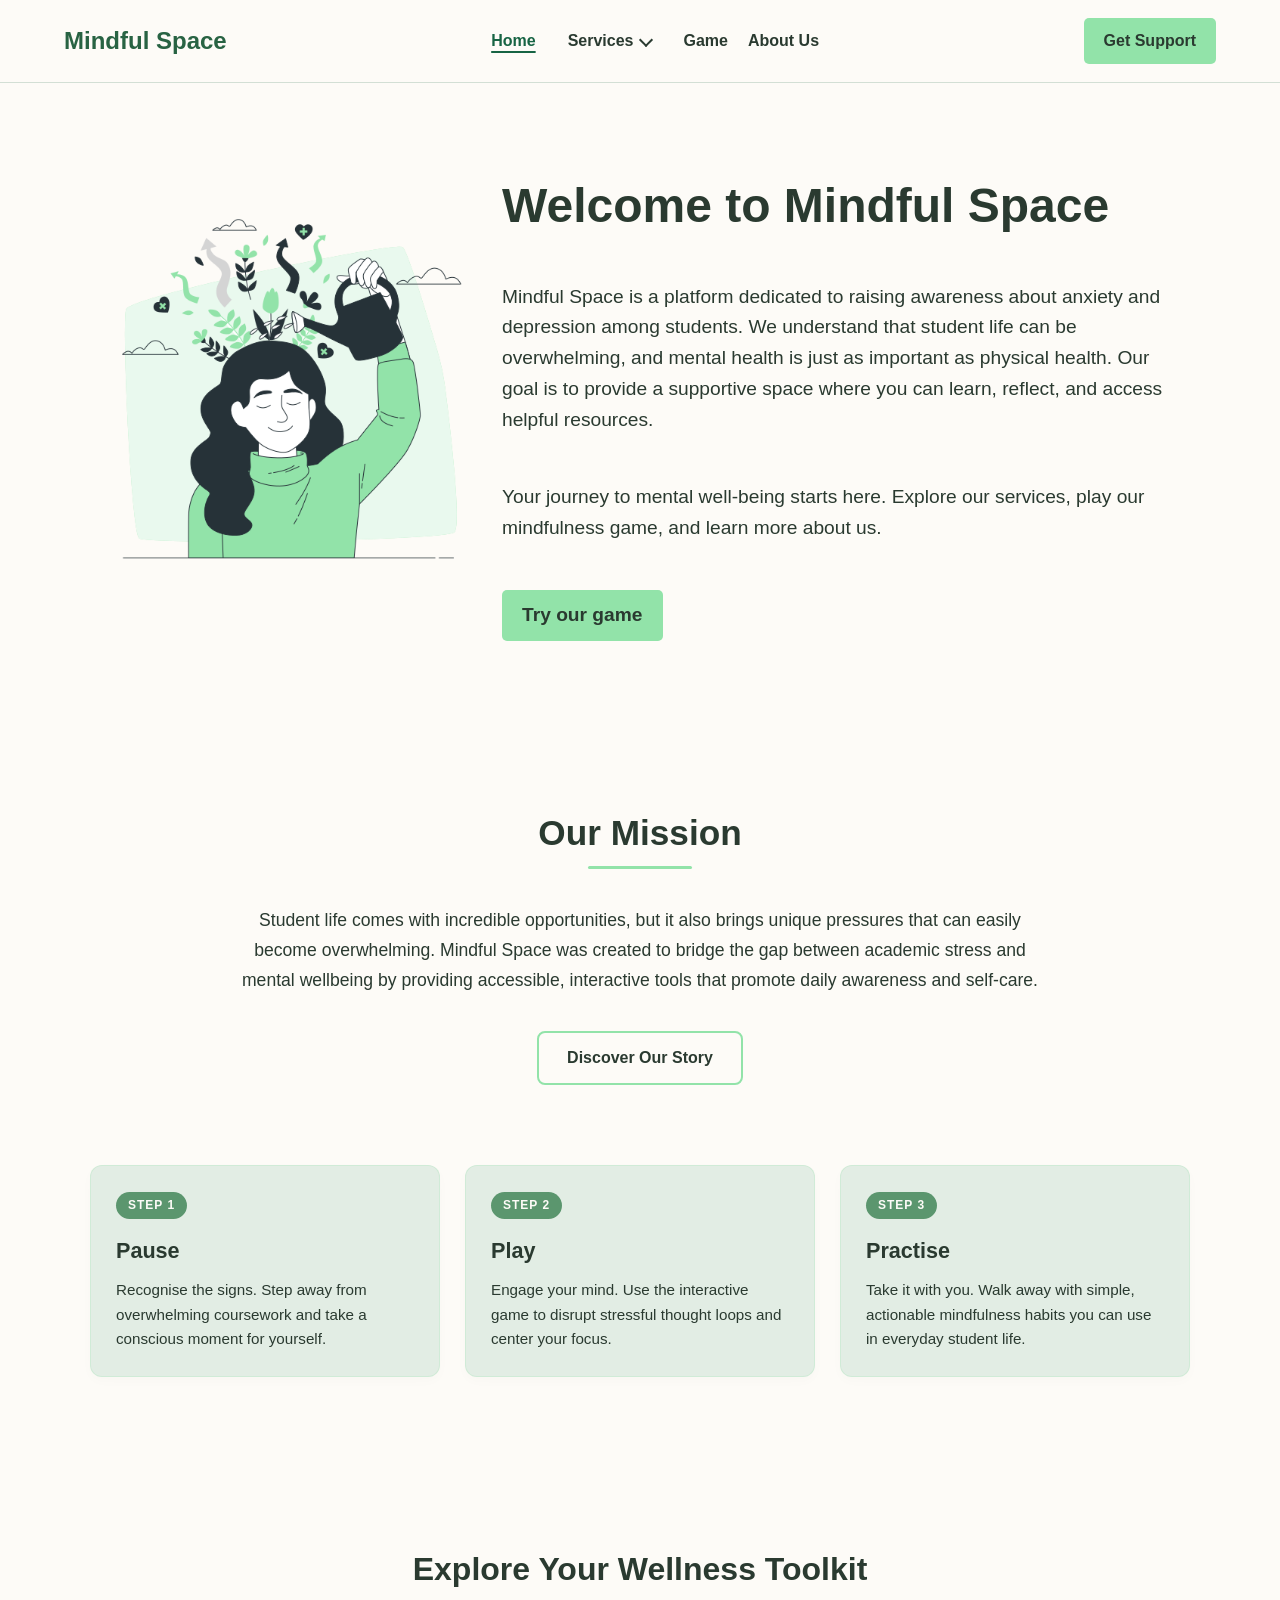
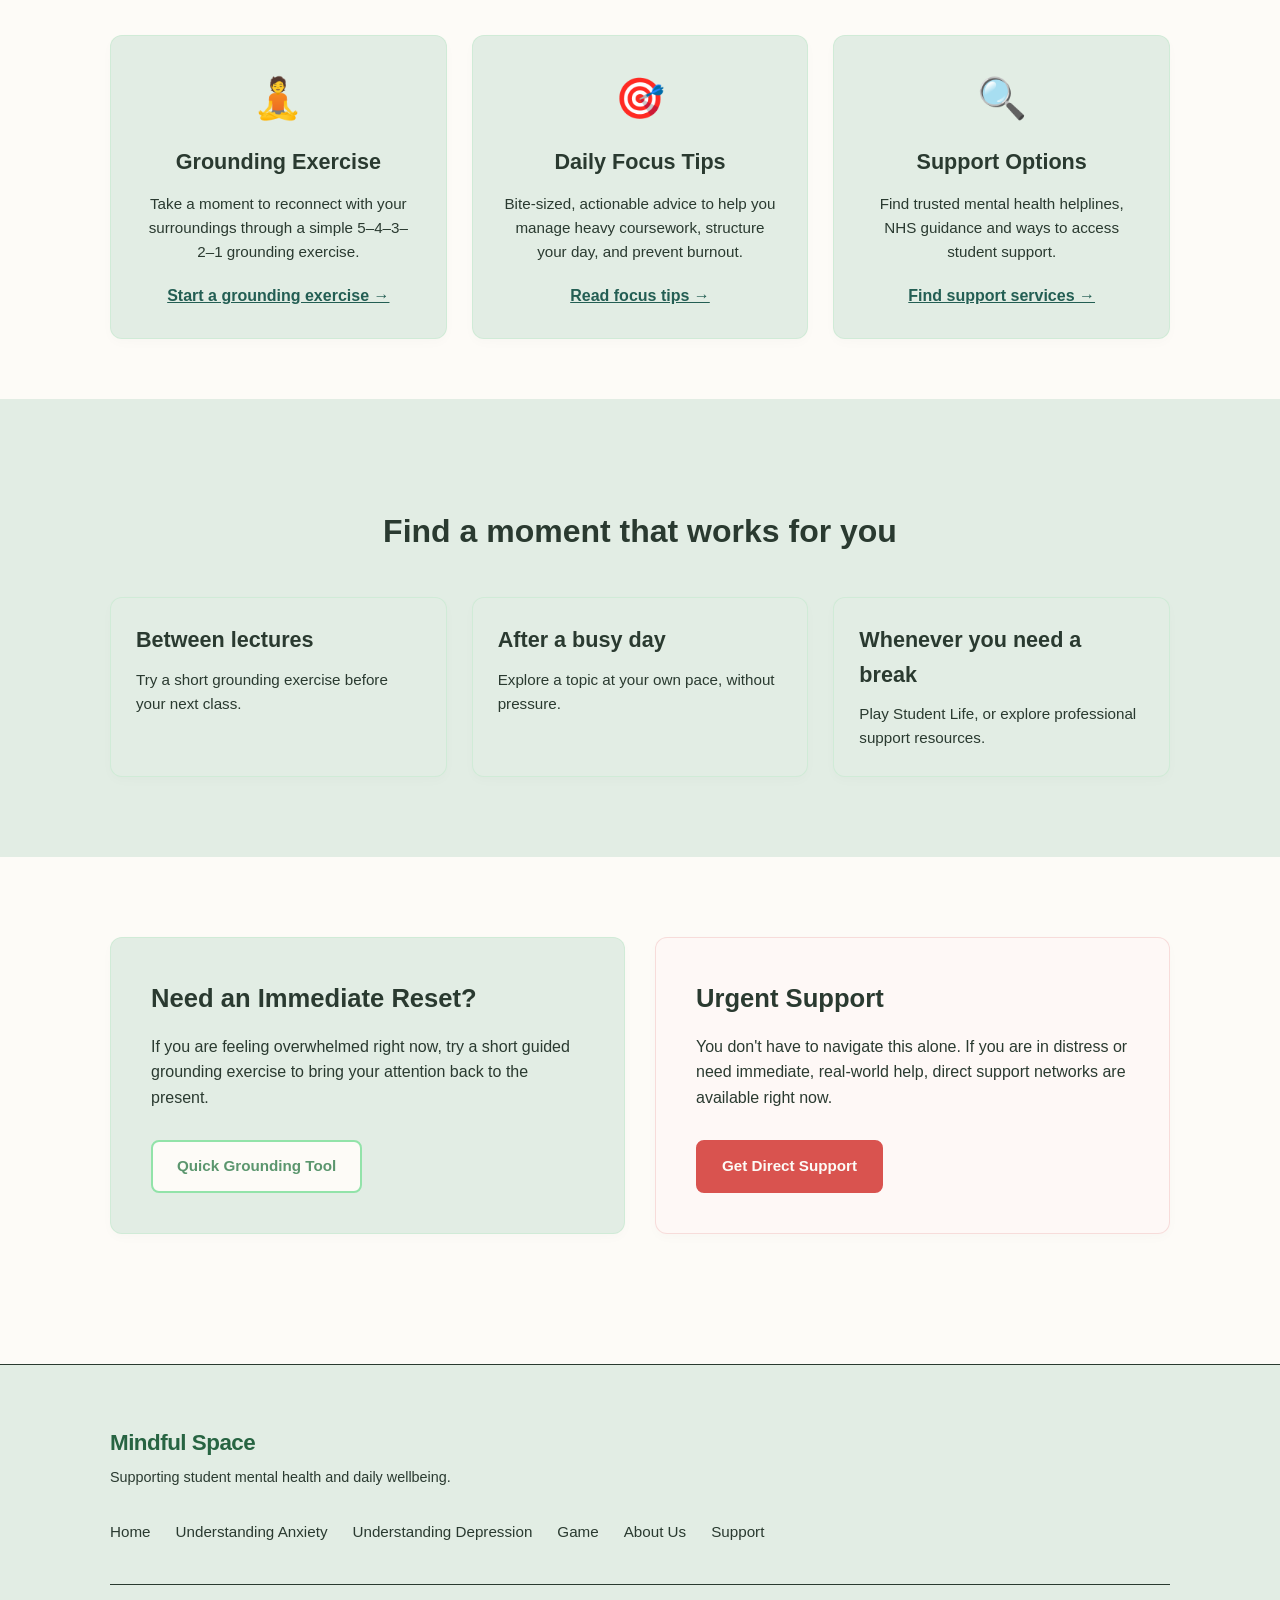
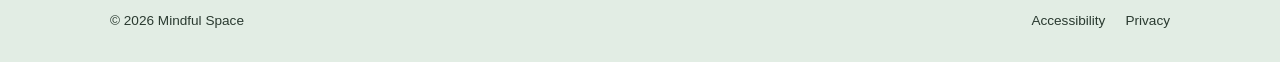
<file: index.html>
<!DOCTYPE html>

<html lang="en">
<head>
<meta charset="utf-8"/>
<meta content="width=device-width, initial-scale=1.0" name="viewport"/>
<link href="images/favicon-96x96.png" rel="icon" sizes="96x96" type="image/png"/>
<link href="images/favicon.svg" rel="icon" type="image/svg+xml"/>
<link href="images/favicon.ico" rel="shortcut icon"/>
<link href="images/apple-touch-icon.png" rel="apple-touch-icon" sizes="180x180"/>
<link href="images/site.webmanifest" rel="manifest"/>
<link href="css/styles.css" rel="stylesheet"/>
<title>Mindful Space | Home</title>
<meta content="Mindful Space: student mental health awareness, accessible information, a grounding activity, and a playful platform game." name="description"/></head>
<body><a class="skip-link" href="#main">Skip to main content</a>
<header class="site-header"><nav aria-label="Primary navigation">
<a class="logo" href="./">Mindful Space</a>
<button aria-controls="primaryNav" aria-expanded="false" aria-label="Open navigation menu" class="menu-toggle" id="menuToggle" type="button"><span class="bar"></span><span class="bar"></span><span class="bar"></span></button>
<ul id="primaryNav">
<li><a aria-current="page" href="./">Home</a></li>
<li class="has-dropdown"><button aria-controls="servicesNav" aria-expanded="false" class="dropdown-toggle" type="button">Services <span aria-hidden="true" class="dropdown-chevron"></span></button>
<ul class="dropdown" id="servicesNav">
<li><a href="understanding-anxiety/">Understanding Anxiety</a></li>
<li><a href="understanding-depression/">Understanding Depression</a></li>
</ul>
</li>
<li><a href="game/">Game</a></li>
<li><a href="about/">About Us</a></li>
</ul>
<a class="nav-cta" href="support/">Get Support</a>
</nav></header>
<main id="main">
<section class="hero">
<div class="hero-content">
<div class="hero-image">
<img alt="Illustration for the Mindful Space student wellbeing website" height="512" src="images/mental_health_main_image.png" width="512"/>
</div>
<div class="hero-text">
<h1>Welcome to Mindful Space</h1>
<br/>
<p>Mindful Space is a platform dedicated to raising awareness about anxiety and depression among 
                students. We understand that student life can be overwhelming, and mental health is just as important 
                as physical health. Our goal is to provide a supportive space where you can learn, reflect, and access 
                helpful resources.</p>
<br/>
<p>Your journey to mental well-being starts here. Explore our services, play our mindfulness game, and learn more about us.</p>
<br/>
<a class="nav-cta hero-play" href="game/">Try our game</a>
</div>
</div>
</section>
<section class="our-mission">
<div class="mission-container">
<h2 class="mission-title">Our Mission</h2>
<p class="mission-text">
                Student life comes with incredible opportunities, but it also brings unique pressures that can easily become overwhelming. Mindful Space was created to bridge the gap between academic stress and mental wellbeing by providing accessible, interactive tools that promote daily awareness and self-care.
                </p>
<a class="cta-mission" href="about/">Discover Our Story</a>
</div>
</section>
<section class="awareness-journey">
<div class="journey-container">
<div class="journey-grid">
<div class="journey-card">
<div class="step-badge">Step 1</div>
<h3 class="step-title">Pause</h3>
<p class="step-text">
                    Recognise the signs. Step away from overwhelming coursework and take a conscious moment for yourself.
                    </p>
</div>
<div class="journey-card">
<div class="step-badge">Step 2</div>
<h3 class="step-title">Play</h3>
<p class="step-text">
                    Engage your mind. Use the interactive game to disrupt stressful thought loops and center your focus.
                    </p>
</div>
<div class="journey-card">
<div class="step-badge">Step 3</div>
<h3 class="step-title">Practise</h3>
<p class="step-text">
                    Take it with you. Walk away with simple, actionable mindfulness habits you can use in everyday student life.
                    </p>
</div>
</div>
</div>
</section>
<section class="toolkit-section">
<div class="homepage-container">
<h2 class="section-title-center">Explore Your Wellness Toolkit</h2>
<div class="toolkit-grid">
<div class="toolkit-card">
<div class="toolkit-icon">🧘</div>
<h3 class="toolkit-card-title">Grounding Exercise</h3>
<p class="toolkit-card-text">Take a moment to reconnect with your surroundings through a simple 5–4–3–2–1 grounding exercise.</p>
<a class="toolkit-link" href="grounding/">Start a grounding exercise →</a></div>
<div class="toolkit-card">
<div class="toolkit-icon">🎯</div>
<h3 class="toolkit-card-title">Daily Focus Tips</h3>
<p class="toolkit-card-text">Bite-sized, actionable advice to help you manage heavy coursework, structure your day, and prevent burnout.</p>
<a class="toolkit-link" href="grounding/#focus-tips">Read focus tips →</a></div>
<div class="toolkit-card">
<div class="toolkit-icon">🔍</div>
<h3 class="toolkit-card-title">Support Options</h3>
<p class="toolkit-card-text">Find trusted mental health helplines, NHS guidance and ways to access student support.</p>
<a class="toolkit-link" href="support/">Find support services →</a></div>
</div>
</div>
</section>
<section aria-labelledby="use-cases-title" class="testimonial-section">
<div class="homepage-container"><h2 class="section-title-center" id="use-cases-title">Find a moment that works for you</h2>
<div class="journey-grid"><article class="journey-card"><h3 class="step-title">Between lectures</h3><p class="step-text">Try a short grounding exercise before your next class.</p></article>
<article class="journey-card"><h3 class="step-title">After a busy day</h3><p class="step-text">Explore a topic at your own pace, without pressure.</p></article>
<article class="journey-card"><h3 class="step-title">Whenever you need a break</h3><p class="step-text">Play Student Life, or explore professional support resources.</p></article></div>
</div></section>
<section class="support-safetynet">
<div class="homepage-container">
<div class="safetynet-grid">
<div class="safetynet-box">
<h2 class="safetynet-title">Need an Immediate Reset?</h2>
<p class="safetynet-text">If you are feeling overwhelmed right now, try a short guided grounding exercise to bring your attention back to the present.</p>
<a class="btn-safetynet-action" href="grounding/">Quick Grounding Tool</a>
</div>
<div class="safetynet-box urgent-box">
<h2 class="safetynet-title">Urgent Support</h2>
<p class="safetynet-text">You don't have to navigate this alone. If you are in distress or need immediate, real-world help, direct support networks are available right now.</p>
<a class="btn-safetynet-urgent" href="support/">Get Direct Support</a>
</div>
</div>
</div>
</section>
</main>
<footer class="site-footer"><div class="footer-container">
<div class="footer-brand"><a class="footer-logo" href="./">Mindful Space</a><p class="footer-tagline">Supporting student mental health and daily wellbeing.</p></div>
<ul class="footer-nav"><li><a href="./">Home</a></li><li><a href="understanding-anxiety/">Understanding Anxiety</a></li><li><a href="understanding-depression/">Understanding Depression</a></li><li><a href="game/">Game</a></li><li><a href="about/">About Us</a></li><li><a href="support/">Support</a></li></ul>
<div class="footer-bottom"><p>© 2026 Mindful Space</p><div class="footer-legal"><a href="accessibility/">Accessibility</a><a href="privacy/">Privacy</a></div></div>
</div></footer>
<script src="js/script.js"></script>
</body>
</html>
</file>
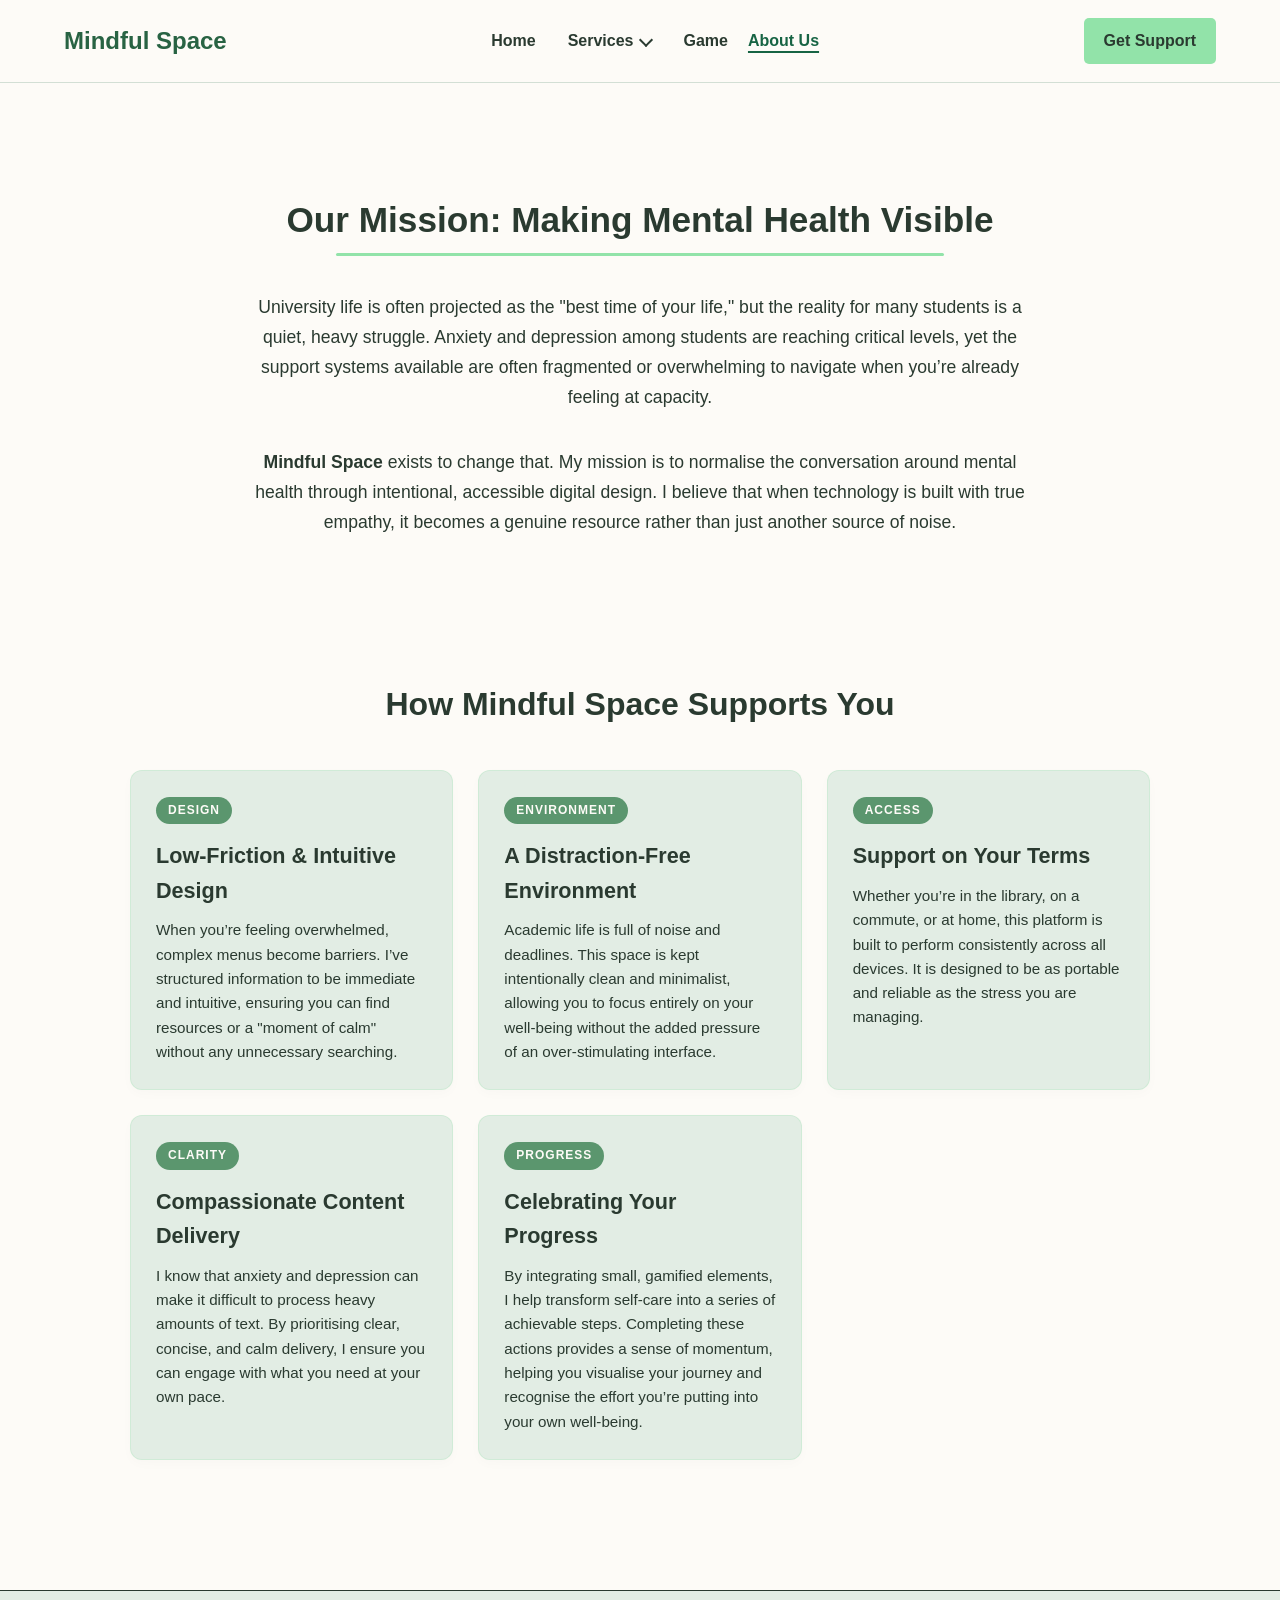
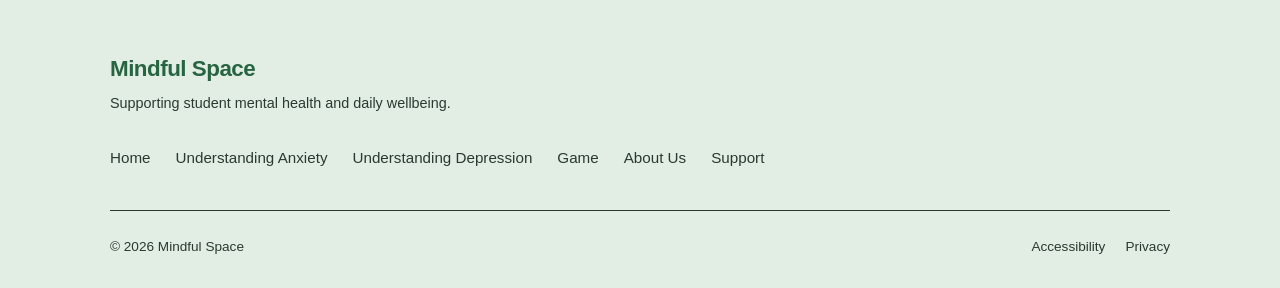
<file: about/index.html>
<!DOCTYPE html>

<html lang="en">
<head>
<meta charset="utf-8"/>
<meta content="width=device-width, initial-scale=1.0" name="viewport"/>
<link href="../images/favicon-96x96.png" rel="icon" sizes="96x96" type="image/png"/>
<link href="../images/favicon.svg" rel="icon" type="image/svg+xml"/>
<link href="../images/favicon.ico" rel="shortcut icon"/>
<link href="../images/apple-touch-icon.png" rel="apple-touch-icon" sizes="180x180"/>
<link href="../images/site.webmanifest" rel="manifest"/>
<link href="../css/styles.css" rel="stylesheet"/>
<title>Mindful Space | About Us</title>
<meta content="Mindful Space: student mental health awareness, accessible information, a grounding activity, and a playful platform game." name="description"/></head>
<body><a class="skip-link" href="#main">Skip to main content</a>
<header class="site-header"><nav aria-label="Primary navigation">
<a class="logo" href="../">Mindful Space</a>
<button aria-controls="primaryNav" aria-expanded="false" aria-label="Open navigation menu" class="menu-toggle" id="menuToggle" type="button"><span class="bar"></span><span class="bar"></span><span class="bar"></span></button>
<ul id="primaryNav">
<li><a href="../">Home</a></li>
<li class="has-dropdown"><button aria-controls="servicesNav" aria-expanded="false" class="dropdown-toggle" type="button">Services <span aria-hidden="true" class="dropdown-chevron"></span></button>
<ul class="dropdown" id="servicesNav">
<li><a href="../understanding-anxiety/">Understanding Anxiety</a></li>
<li><a href="../understanding-depression/">Understanding Depression</a></li>
</ul>
</li>
<li><a href="../game/">Game</a></li>
<li><a aria-current="page" href="../about/">About Us</a></li>
</ul>
<a class="nav-cta" href="../support/">Get Support</a>
</nav></header>
<main class="homepage-container" id="main">
<section class="our-mission">
<div class="mission-container">
<h1 class="mission-title">Our Mission: Making Mental Health Visible</h1>
<p class="mission-text">University life is often projected as the "best time of your life," but the reality for many students is a quiet, heavy struggle. Anxiety and depression among students are reaching critical levels, yet the support systems available are often fragmented or overwhelming to navigate when you’re already feeling at capacity.</p>
<p class="mission-text"><strong>Mindful Space</strong> exists to change that. My mission is to normalise the conversation around mental health through intentional, accessible digital design. I believe that when technology is built with true empathy, it becomes a genuine resource rather than just another source of noise.</p>
</div>
</section>
<section class="awareness-journey">
<div class="journey-container">
<h2 class="section-title-center">How Mindful Space Supports You</h2>
<div class="journey-grid">
<article class="journey-card">
<span class="step-badge">Design</span>
<h3 class="step-title">Low-Friction &amp; Intuitive Design</h3>
<p class="step-text">When you’re feeling overwhelmed, complex menus become barriers. I’ve structured information to be immediate and intuitive, ensuring you can find resources or a "moment of calm" without any unnecessary searching.</p>
</article>
<article class="journey-card">
<span class="step-badge">Environment</span>
<h3 class="step-title">A Distraction-Free Environment</h3>
<p class="step-text">Academic life is full of noise and deadlines. This space is kept intentionally clean and minimalist, allowing you to focus entirely on your well-being without the added pressure of an over-stimulating interface.</p>
</article>
<article class="journey-card">
<span class="step-badge">Access</span>
<h3 class="step-title">Support on Your Terms</h3>
<p class="step-text">Whether you’re in the library, on a commute, or at home, this platform is built to perform consistently across all devices. It is designed to be as portable and reliable as the stress you are managing.</p>
</article>
<article class="journey-card">
<span class="step-badge">Clarity</span>
<h3 class="step-title">Compassionate Content Delivery</h3>
<p class="step-text">I know that anxiety and depression can make it difficult to process heavy amounts of text. By prioritising clear, concise, and calm delivery, I ensure you can engage with what you need at your own pace.</p>
</article>
<article class="journey-card">
<span class="step-badge">Progress</span>
<h3 class="step-title">Celebrating Your Progress</h3>
<p class="step-text">By integrating small, gamified elements, I help transform self-care into a series of achievable steps. Completing these actions provides a sense of momentum, helping you visualise your journey and recognise the effort you’re putting into your own well-being.</p>
</article>
</div>
</div>
</section>
</main>
<footer class="site-footer"><div class="footer-container">
<div class="footer-brand"><a class="footer-logo" href="../">Mindful Space</a><p class="footer-tagline">Supporting student mental health and daily wellbeing.</p></div>
<ul class="footer-nav"><li><a href="../">Home</a></li><li><a href="../understanding-anxiety/">Understanding Anxiety</a></li><li><a href="../understanding-depression/">Understanding Depression</a></li><li><a href="../game/">Game</a></li><li><a href="../about/">About Us</a></li><li><a href="../support/">Support</a></li></ul>
<div class="footer-bottom"><p>© 2026 Mindful Space</p><div class="footer-legal"><a href="../accessibility/">Accessibility</a><a href="../privacy/">Privacy</a></div></div>
</div></footer>
<script defer="" src="../js/script.js"></script></body>
</html>
</file>
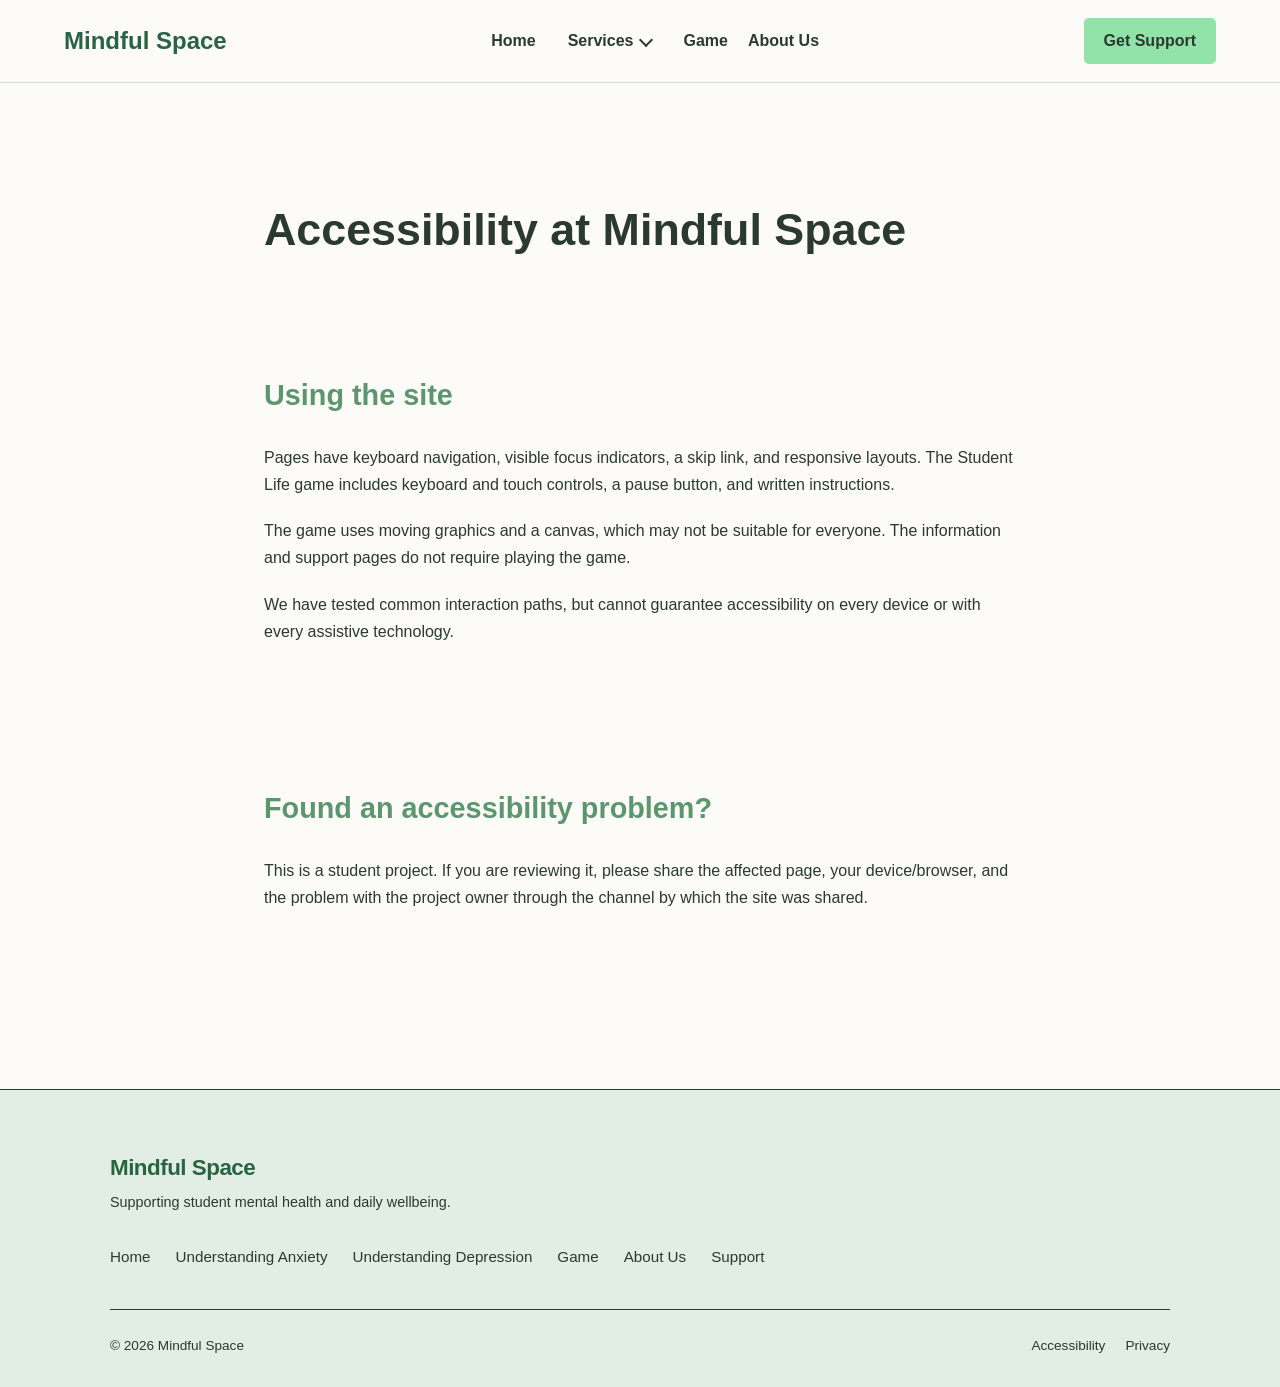
<file: accessibility/index.html>
<!DOCTYPE html>

<html lang="en">
<head>
<meta charset="utf-8"/>
<meta content="width=device-width, initial-scale=1.0" name="viewport"/>
<link href="../images/favicon-96x96.png" rel="icon" sizes="96x96" type="image/png"/>
<link href="../images/favicon.svg" rel="icon" type="image/svg+xml"/>
<link href="../images/favicon.ico" rel="shortcut icon"/>
<link href="../images/apple-touch-icon.png" rel="apple-touch-icon" sizes="180x180"/>
<link href="../images/site.webmanifest" rel="manifest"/>
<link href="../css/styles.css" rel="stylesheet"/>
<title>Accessibility | Mindful Space</title>
<meta content="Accessibility at Mindful Space, a student wellbeing awareness website." name="description"/></head>
<body><a class="skip-link" href="#main">Skip to main content</a>
<header class="site-header"><nav aria-label="Primary navigation">
<a class="logo" href="../">Mindful Space</a>
<button aria-controls="primaryNav" aria-expanded="false" aria-label="Open navigation menu" class="menu-toggle" id="menuToggle" type="button"><span class="bar"></span><span class="bar"></span><span class="bar"></span></button>
<ul id="primaryNav">
<li><a href="../">Home</a></li>
<li class="has-dropdown"><button aria-controls="servicesNav" aria-expanded="false" class="dropdown-toggle" type="button">Services <span aria-hidden="true" class="dropdown-chevron"></span></button>
<ul class="dropdown" id="servicesNav">
<li><a href="../understanding-anxiety/">Understanding Anxiety</a></li>
<li><a href="../understanding-depression/">Understanding Depression</a></li>
</ul>
</li>
<li><a href="../game/">Game</a></li>
<li><a href="../about/">About Us</a></li>
</ul>
<a class="nav-cta" href="../support/">Get Support</a>
</nav></header>
<main class="content-container mindful-space informative-page" id="main">
<h1>Accessibility at Mindful Space</h1><section><h2>Using the site</h2>
<p>Pages have keyboard navigation, visible focus indicators, a skip link, and responsive layouts. The Student Life game includes keyboard and touch controls, a pause button, and written instructions.</p>
<p>The game uses moving graphics and a canvas, which may not be suitable for everyone. The information and support pages do not require playing the game.</p>
<p>We have tested common interaction paths, but cannot guarantee accessibility on every device or with every assistive technology.</p>
</section><section><h2>Found an accessibility problem?</h2><p>This is a student project. If you are reviewing it, please share the affected page, your device/browser, and the problem with the project owner through the channel by which the site was shared.</p></section>
</main>
<footer class="site-footer"><div class="footer-container">
<div class="footer-brand"><a class="footer-logo" href="../">Mindful Space</a><p class="footer-tagline">Supporting student mental health and daily wellbeing.</p></div>
<ul class="footer-nav"><li><a href="../">Home</a></li><li><a href="../understanding-anxiety/">Understanding Anxiety</a></li><li><a href="../understanding-depression/">Understanding Depression</a></li><li><a href="../game/">Game</a></li><li><a href="../about/">About Us</a></li><li><a href="../support/">Support</a></li></ul>
<div class="footer-bottom"><p>© 2026 Mindful Space</p><div class="footer-legal"><a href="../accessibility/">Accessibility</a><a href="../privacy/">Privacy</a></div></div>
</div></footer>
<script defer="" src="../js/script.js"></script></body>
</html>
</file>
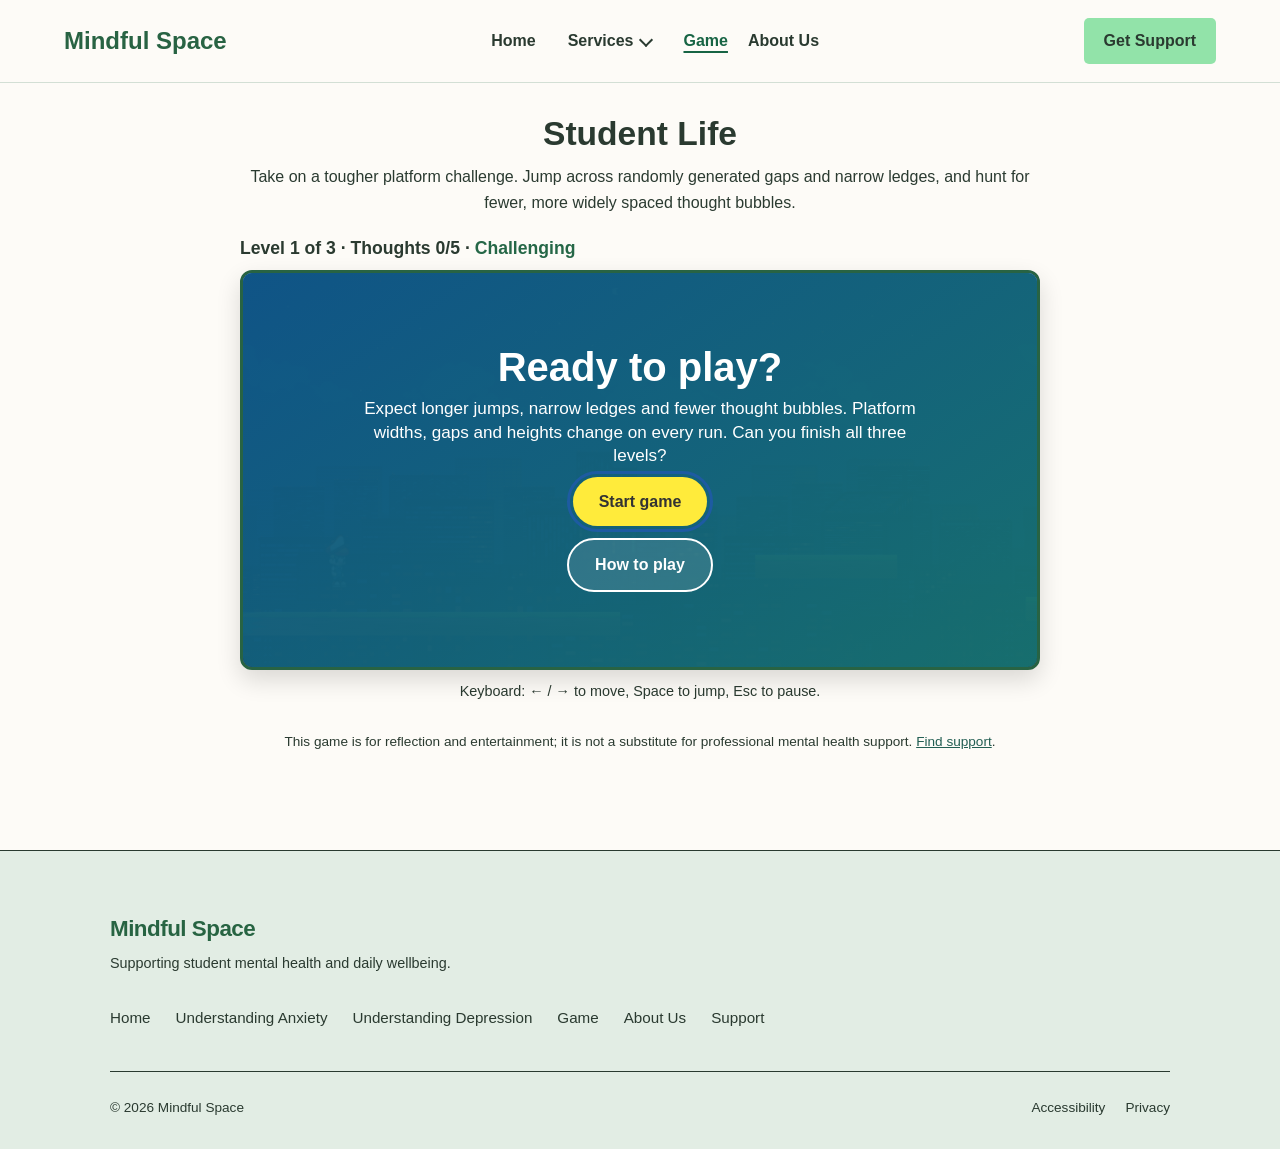
<file: game/index.html>
<!DOCTYPE html>

<html lang="en-GB">
<head>
<meta charset="utf-8"/>
<meta content="width=device-width, initial-scale=1, viewport-fit=cover" name="viewport"/>
<meta content="#5b966e" name="theme-color"/>
<meta content="Play Student Life, a gentle three-level platform game by Mindful Space. Works with keyboard and on-screen touch controls." name="description"/>
<title>Student Life Game | Mindful Space</title>
<link href="../images/favicon-96x96.png" rel="icon" type="image/png"/>
<link href="../images/favicon.svg" rel="icon" type="image/svg+xml"/>
<link href="../images/apple-touch-icon.png" rel="apple-touch-icon"/>
<link href="../images/site.webmanifest" rel="manifest"/>
<link href="../css/styles.css" rel="stylesheet"/>
</head>
<body>
<a class="skip-link" href="#main">Skip to content</a>
<header class="site-header"><nav aria-label="Primary navigation">
<a class="logo" href="../">Mindful Space</a>
<button aria-controls="primaryNav" aria-expanded="false" aria-label="Open navigation menu" class="menu-toggle" id="menuToggle" type="button"><span class="bar"></span><span class="bar"></span><span class="bar"></span></button>
<ul id="primaryNav">
<li><a href="../">Home</a></li>
<li class="has-dropdown"><button aria-controls="servicesNav" aria-expanded="false" class="dropdown-toggle" type="button">Services <span aria-hidden="true" class="dropdown-chevron"></span></button>
<ul class="dropdown" id="servicesNav">
<li><a href="../understanding-anxiety/">Understanding Anxiety</a></li>
<li><a href="../understanding-depression/">Understanding Depression</a></li>
</ul>
</li>
<li><a aria-current="page" href="../game/">Game</a></li>
<li><a href="../about/">About Us</a></li>
</ul>
<a class="nav-cta" href="../support/">Get Support</a>
</nav></header>
<main class="game-page" id="main">
<div class="game-intro">
<h1>Student Life</h1>
<p>Take on a tougher platform challenge. Jump across randomly generated gaps and narrow ledges, and hunt for fewer, more widely spaced thought bubbles.</p>
</div>
<section aria-label="Student Life platform game" class="game-shell">
<div class="game-topbar">
<div aria-label="Game progress" id="ui">Level <span id="lvl">1</span> of 3 <span aria-hidden="true">·</span> Thoughts <span id="coll">0</span>/<span id="req">5</span> <span aria-hidden="true">·</span> <span class="game-difficulty" id="difficultyName">Challenging</span></div>
<button class="game-pause-btn" hidden="" id="pauseGame" type="button">Pause <span aria-hidden="true">Ⅱ</span></button>
</div>
<div id="game-container">
<canvas tabindex="-1" aria-label="Side-scrolling platform game. Use the arrow keys or touch buttons to move and jump. Game instructions are available on the start screen." height="400" id="gameCanvas" role="img" width="800">Your browser needs canvas support for this game.</canvas>
<div aria-hidden="true" class="game-message" id="gameMessage"></div>
<div class="game-screen" hidden="" id="startScreen">
<h2>Ready to play?</h2>
<p>Expect longer jumps, narrow ledges and fewer thought bubbles. Platform widths, gaps and heights change on every run. Can you finish all three levels?</p>
<button class="main-btn" id="startGame" type="button">Start game</button>
<button class="secondary-btn" id="showControls" type="button">How to play</button>
</div>
<div class="game-screen" hidden="" id="controlScreen">
<h2>How to play</h2>
<p><strong>Desktop:</strong> ← → or A / D to move; Space, ↑ or W to jump; Esc to pause.</p>
<p><strong>Phone or tablet:</strong> hold ◀ or ▶ to move; tap Jump to jump; use Pause to take a break.</p>
<p>Encouraging thought bubbles are scarce: search several platforms between pickups and jump to reach higher ones. Some rare bonus bubbles appear on raised platforms. Flags mark checkpoints every five main platforms. Avoid challenging thoughts: they cost one point. Jumps get much harder in later levels. Falling returns you to your last checkpoint and costs one thought, if you have any.</p>
<button class="secondary-btn" id="backToStart" type="button">Back</button>
</div>
<div class="game-screen" hidden="" id="pauseScreen">
<h2>Paused</h2>
<p>Take your time. Your progress is here when you return.</p>
<button class="main-btn" id="resumeGame" type="button">Resume</button>
<button class="secondary-btn" id="quitGame" type="button">Quit to menu</button>
</div>
<div class="game-screen" hidden="" id="levelCompleteScreen">
<h2>Nice work!</h2>
<p>Level complete. Platforms and routes change each time you play.</p>
<button class="main-btn" id="nextLevel" type="button">Next level</button>
</div>
<div class="game-screen" hidden="" id="winScreen">
<h2>You did it!</h2>
<p>All three levels completed. Here is a thought for your journey:</p>
<p class="game-quote" id="winQuote" aria-live="polite"></p>
<button class="main-btn" id="playAgain" type="button">Play again</button>
<button class="secondary-btn" id="winHome" type="button">Game menu</button>
</div>
</div>
<div aria-label="Touch game controls" id="touch-controls">
<div class="movement-controls">
<button aria-label="Move left" class="touch-control" data-control="left" type="button">◀ <span>Left</span></button>
<button aria-label="Move right" class="touch-control" data-control="right" type="button">▶ <span>Right</span></button>
</div>
<button aria-label="Jump" class="touch-control jump-control" data-control="jump" type="button">↑ <span>Jump</span></button>
</div>
<p class="game-keyboard-help">Keyboard: ← / → to move, Space to jump, Esc to pause.</p>
<p class="game-rotate-hint">Tip: rotate your phone to landscape for a larger playing area.</p>
<p aria-atomic="true" aria-live="polite" class="sr-only" id="gameStatus"></p>
</section>
<p class="game-disclaimer">This game is for reflection and entertainment; it is not a substitute for professional mental health support. <a href="../support/">Find support</a>.</p>
</main>
<footer class="site-footer"><div class="footer-container">
<div class="footer-brand"><a class="footer-logo" href="../">Mindful Space</a><p class="footer-tagline">Supporting student mental health and daily wellbeing.</p></div>
<ul class="footer-nav"><li><a href="../">Home</a></li><li><a href="../understanding-anxiety/">Understanding Anxiety</a></li><li><a href="../understanding-depression/">Understanding Depression</a></li><li><a href="../game/">Game</a></li><li><a href="../about/">About Us</a></li><li><a href="../support/">Support</a></li></ul>
<div class="footer-bottom"><p>© 2026 Mindful Space</p><div class="footer-legal"><a href="../accessibility/">Accessibility</a><a href="../privacy/">Privacy</a></div></div>
</div></footer>
<script defer="" src="../js/script.js"></script>
<script defer="" src="../js/game.js"></script>
</body>
</html>
</file>
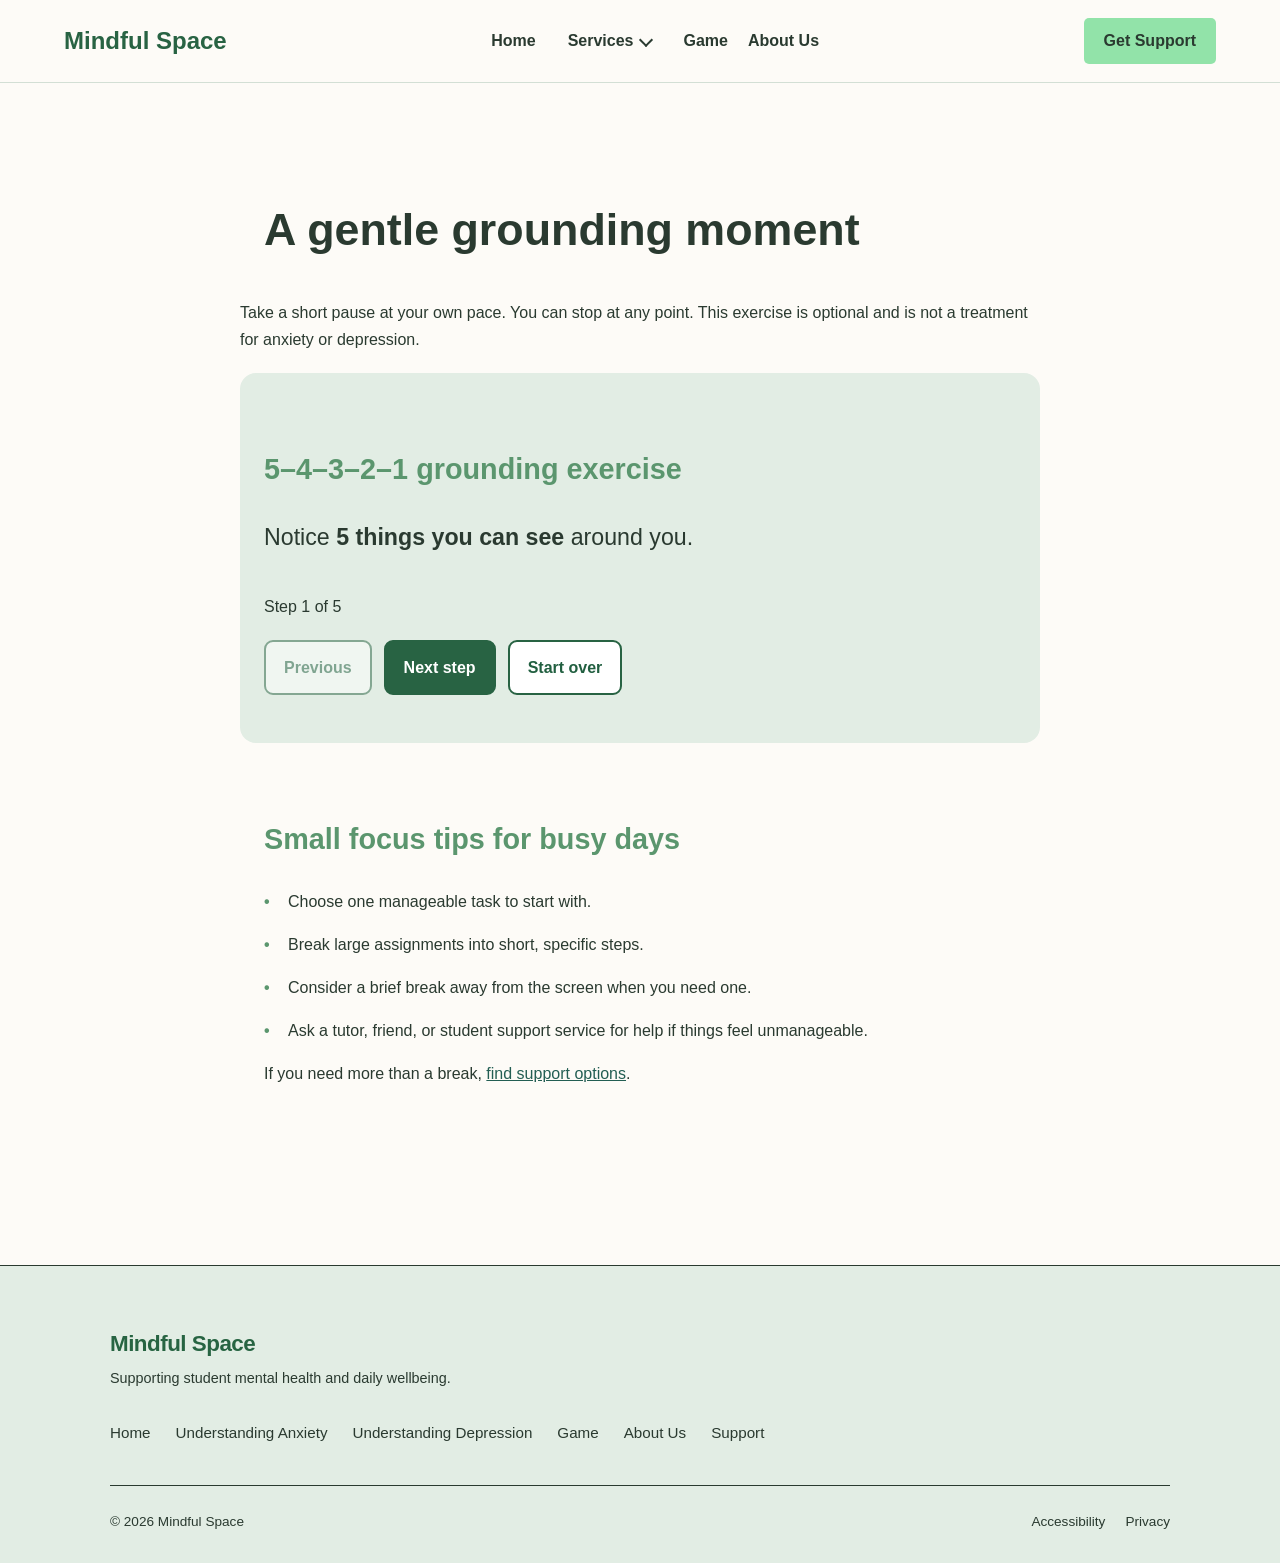
<file: grounding/index.html>
<!DOCTYPE html>

<html lang="en">
<head>
<meta charset="utf-8"/>
<meta content="width=device-width, initial-scale=1.0" name="viewport"/>
<link href="../images/favicon-96x96.png" rel="icon" sizes="96x96" type="image/png"/>
<link href="../images/favicon.svg" rel="icon" type="image/svg+xml"/>
<link href="../images/favicon.ico" rel="shortcut icon"/>
<link href="../images/apple-touch-icon.png" rel="apple-touch-icon" sizes="180x180"/>
<link href="../images/site.webmanifest" rel="manifest"/>
<link href="../css/styles.css" rel="stylesheet"/>
<title>Grounding and Focus | Mindful Space</title>
<meta content="Grounding and Focus at Mindful Space, a student wellbeing awareness website." name="description"/></head>
<body><a class="skip-link" href="#main">Skip to main content</a>
<header class="site-header"><nav aria-label="Primary navigation">
<a class="logo" href="../">Mindful Space</a>
<button aria-controls="primaryNav" aria-expanded="false" aria-label="Open navigation menu" class="menu-toggle" id="menuToggle" type="button"><span class="bar"></span><span class="bar"></span><span class="bar"></span></button>
<ul id="primaryNav">
<li><a href="../">Home</a></li>
<li class="has-dropdown"><button aria-controls="servicesNav" aria-expanded="false" class="dropdown-toggle" type="button">Services <span aria-hidden="true" class="dropdown-chevron"></span></button>
<ul class="dropdown" id="servicesNav">
<li><a href="../understanding-anxiety/">Understanding Anxiety</a></li>
<li><a href="../understanding-depression/">Understanding Depression</a></li>
</ul>
</li>
<li><a href="../game/">Game</a></li>
<li><a href="../about/">About Us</a></li>
</ul>
<a class="nav-cta" href="../support/">Get Support</a>
</nav></header>
<main class="content-container mindful-space informative-page" id="main">
<h1>A gentle grounding moment</h1>
<p>Take a short pause at your own pace. You can stop at any point. This exercise is optional and is not a treatment for anxiety or depression.</p>
<section aria-labelledby="grounding-heading" class="grounding-tool"><h2 id="grounding-heading">5–4–3–2–1 grounding exercise</h2>
<p id="grounding-step" tabindex="-1">Notice <strong>5 things you can see</strong> around you.</p>
<p aria-live="polite" id="grounding-progress">Step 1 of 5</p>
<div class="grounding-actions"><button class="secondary-action" disabled="" id="groundingPrevious" type="button">Previous</button><button class="primary-action" id="groundingNext" type="button">Next step</button><button class="secondary-action" id="groundingReset" type="button">Start over</button></div>
</section>
<section id="focus-tips"><h2>Small focus tips for busy days</h2><ul>
<li>Choose one manageable task to start with.</li><li>Break large assignments into short, specific steps.</li><li>Consider a brief break away from the screen when you need one.</li><li>Ask a tutor, friend, or student support service for help if things feel unmanageable.</li>
</ul><p>If you need more than a break, <a href="../support/">find support options</a>.</p></section>
</main>
<footer class="site-footer"><div class="footer-container">
<div class="footer-brand"><a class="footer-logo" href="../">Mindful Space</a><p class="footer-tagline">Supporting student mental health and daily wellbeing.</p></div>
<ul class="footer-nav"><li><a href="../">Home</a></li><li><a href="../understanding-anxiety/">Understanding Anxiety</a></li><li><a href="../understanding-depression/">Understanding Depression</a></li><li><a href="../game/">Game</a></li><li><a href="../about/">About Us</a></li><li><a href="../support/">Support</a></li></ul>
<div class="footer-bottom"><p>© 2026 Mindful Space</p><div class="footer-legal"><a href="../accessibility/">Accessibility</a><a href="../privacy/">Privacy</a></div></div>
</div></footer>
<script defer="" src="../js/script.js"></script></body>
</html>
</file>
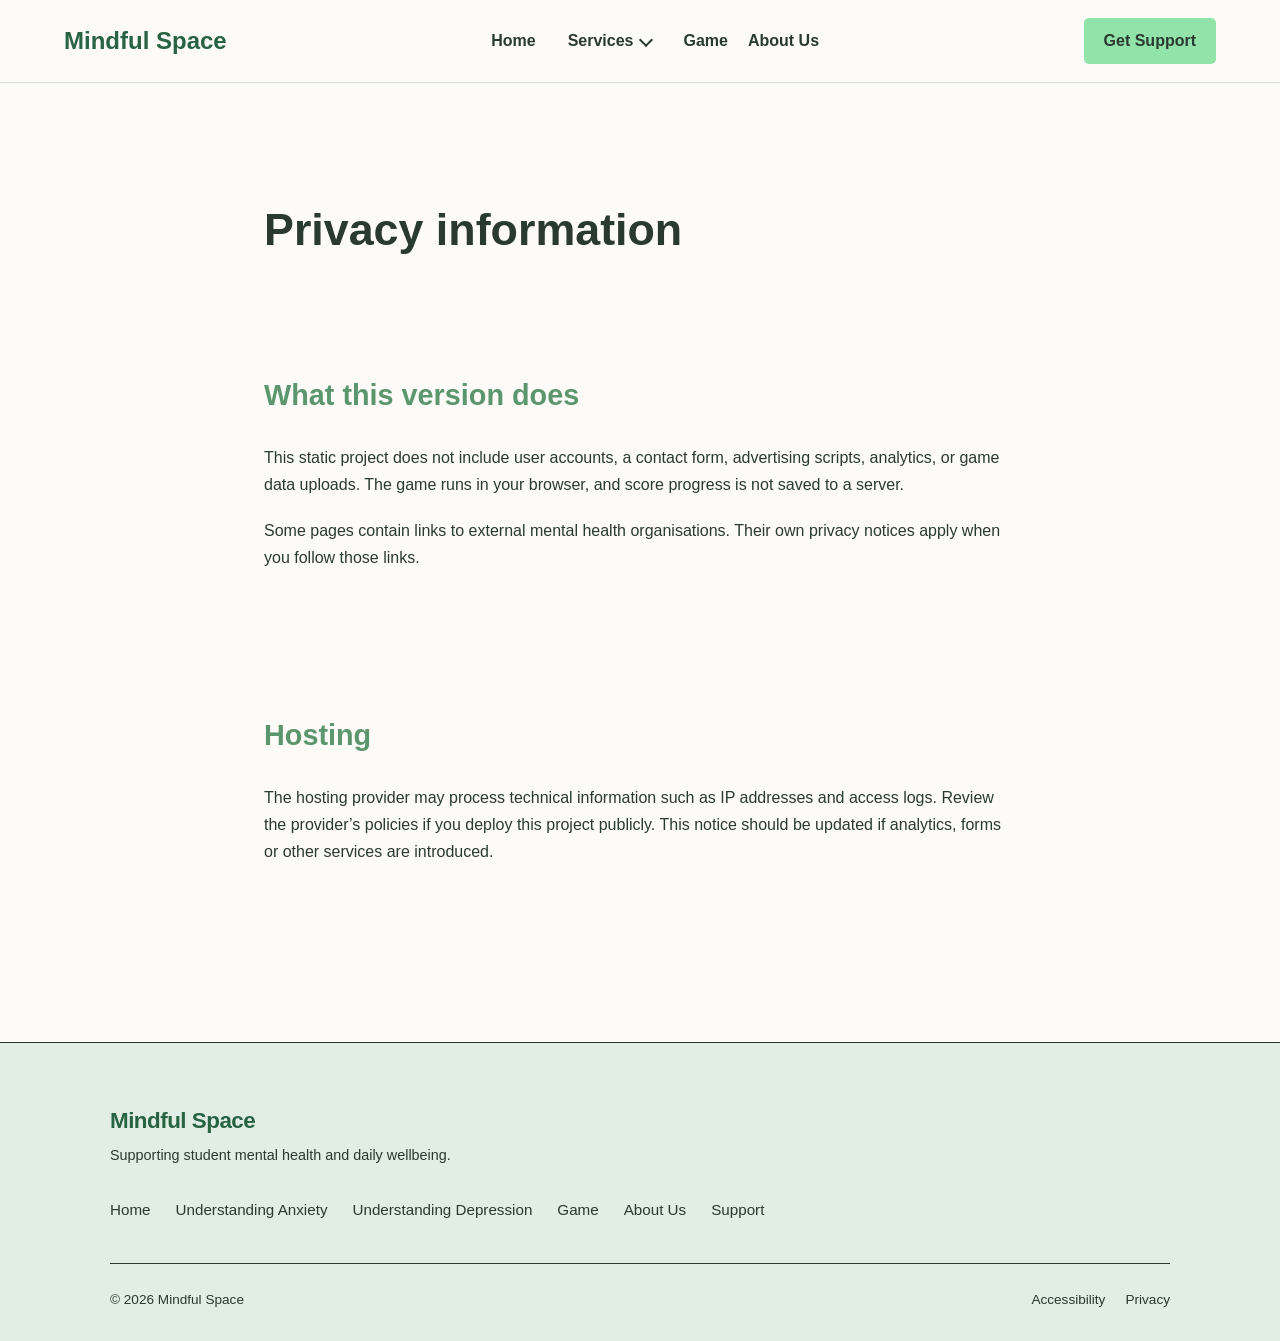
<file: privacy/index.html>
<!DOCTYPE html>

<html lang="en">
<head>
<meta charset="utf-8"/>
<meta content="width=device-width, initial-scale=1.0" name="viewport"/>
<link href="../images/favicon-96x96.png" rel="icon" sizes="96x96" type="image/png"/>
<link href="../images/favicon.svg" rel="icon" type="image/svg+xml"/>
<link href="../images/favicon.ico" rel="shortcut icon"/>
<link href="../images/apple-touch-icon.png" rel="apple-touch-icon" sizes="180x180"/>
<link href="../images/site.webmanifest" rel="manifest"/>
<link href="../css/styles.css" rel="stylesheet"/>
<title>Privacy | Mindful Space</title>
<meta content="Privacy at Mindful Space, a student wellbeing awareness website." name="description"/></head>
<body><a class="skip-link" href="#main">Skip to main content</a>
<header class="site-header"><nav aria-label="Primary navigation">
<a class="logo" href="../">Mindful Space</a>
<button aria-controls="primaryNav" aria-expanded="false" aria-label="Open navigation menu" class="menu-toggle" id="menuToggle" type="button"><span class="bar"></span><span class="bar"></span><span class="bar"></span></button>
<ul id="primaryNav">
<li><a href="../">Home</a></li>
<li class="has-dropdown"><button aria-controls="servicesNav" aria-expanded="false" class="dropdown-toggle" type="button">Services <span aria-hidden="true" class="dropdown-chevron"></span></button>
<ul class="dropdown" id="servicesNav">
<li><a href="../understanding-anxiety/">Understanding Anxiety</a></li>
<li><a href="../understanding-depression/">Understanding Depression</a></li>
</ul>
</li>
<li><a href="../game/">Game</a></li>
<li><a href="../about/">About Us</a></li>
</ul>
<a class="nav-cta" href="../support/">Get Support</a>
</nav></header>
<main class="content-container mindful-space informative-page" id="main">
<h1>Privacy information</h1><section><h2>What this version does</h2><p>This static project does not include user accounts, a contact form, advertising scripts, analytics, or game data uploads. The game runs in your browser, and score progress is not saved to a server.</p>
<p>Some pages contain links to external mental health organisations. Their own privacy notices apply when you follow those links.</p></section>
<section><h2>Hosting</h2><p>The hosting provider may process technical information such as IP addresses and access logs. Review the provider’s policies if you deploy this project publicly. This notice should be updated if analytics, forms or other services are introduced.</p></section>
</main>
<footer class="site-footer"><div class="footer-container">
<div class="footer-brand"><a class="footer-logo" href="../">Mindful Space</a><p class="footer-tagline">Supporting student mental health and daily wellbeing.</p></div>
<ul class="footer-nav"><li><a href="../">Home</a></li><li><a href="../understanding-anxiety/">Understanding Anxiety</a></li><li><a href="../understanding-depression/">Understanding Depression</a></li><li><a href="../game/">Game</a></li><li><a href="../about/">About Us</a></li><li><a href="../support/">Support</a></li></ul>
<div class="footer-bottom"><p>© 2026 Mindful Space</p><div class="footer-legal"><a href="../accessibility/">Accessibility</a><a href="../privacy/">Privacy</a></div></div>
</div></footer>
<script defer="" src="../js/script.js"></script></body>
</html>
</file>
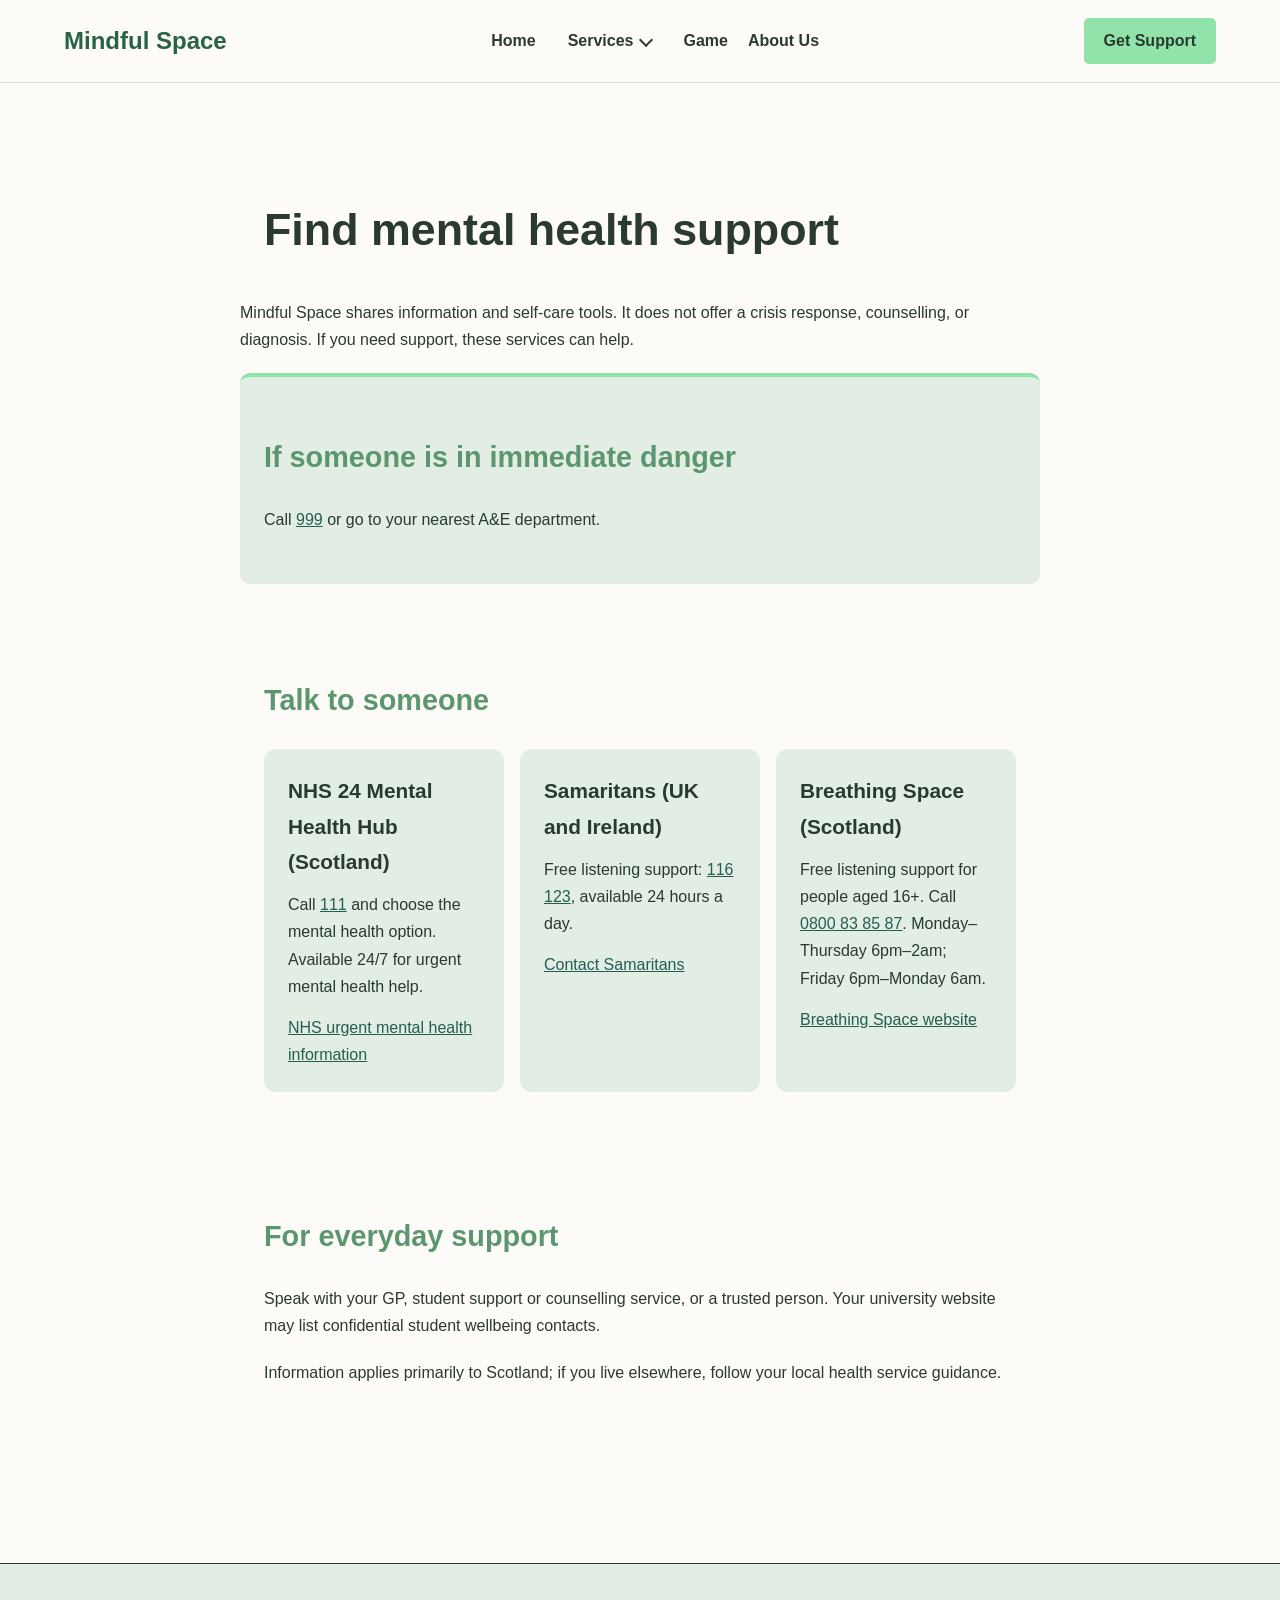
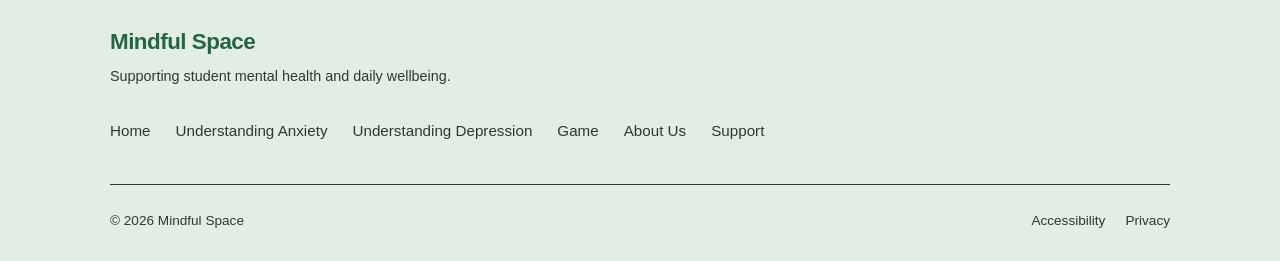
<file: support/index.html>
<!DOCTYPE html>

<html lang="en">
<head>
<meta charset="utf-8"/>
<meta content="width=device-width, initial-scale=1.0" name="viewport"/>
<link href="../images/favicon-96x96.png" rel="icon" sizes="96x96" type="image/png"/>
<link href="../images/favicon.svg" rel="icon" type="image/svg+xml"/>
<link href="../images/favicon.ico" rel="shortcut icon"/>
<link href="../images/apple-touch-icon.png" rel="apple-touch-icon" sizes="180x180"/>
<link href="../images/site.webmanifest" rel="manifest"/>
<link href="../css/styles.css" rel="stylesheet"/>
<title>Find Support | Mindful Space</title>
<meta content="Find Support at Mindful Space, a student wellbeing awareness website." name="description"/></head>
<body><a class="skip-link" href="#main">Skip to main content</a>
<header class="site-header"><nav aria-label="Primary navigation">
<a class="logo" href="../">Mindful Space</a>
<button aria-controls="primaryNav" aria-expanded="false" aria-label="Open navigation menu" class="menu-toggle" id="menuToggle" type="button"><span class="bar"></span><span class="bar"></span><span class="bar"></span></button>
<ul id="primaryNav">
<li><a href="../">Home</a></li>
<li class="has-dropdown"><button aria-controls="servicesNav" aria-expanded="false" class="dropdown-toggle" type="button">Services <span aria-hidden="true" class="dropdown-chevron"></span></button>
<ul class="dropdown" id="servicesNav">
<li><a href="../understanding-anxiety/">Understanding Anxiety</a></li>
<li><a href="../understanding-depression/">Understanding Depression</a></li>
</ul>
</li>
<li><a href="../game/">Game</a></li>
<li><a href="../about/">About Us</a></li>
</ul>
<a class="nav-cta" href="../support/">Get Support</a>
</nav></header>
<main class="content-container mindful-space informative-page" id="main">
<h1>Find mental health support</h1>
<p>Mindful Space shares information and self-care tools. It does not offer a crisis response, counselling, or diagnosis. If you need support, these services can help.</p>
<section class="resource-section"><h2>If someone is in immediate danger</h2><p>Call <a href="tel:999">999</a> or go to your nearest A&amp;E department.</p></section>
<section><h2>Talk to someone</h2><div class="resource-cards">
<article class="resource-card"><h3>NHS 24 Mental Health Hub (Scotland)</h3><p>Call <a href="tel:111">111</a> and choose the mental health option. Available 24/7 for urgent mental health help.</p><a href="https://www.nhsinform.scot/illnesses-and-conditions/mental-health/mental-health-support/get-urgent-mental-health-help/">NHS urgent mental health information</a></article>
<article class="resource-card"><h3>Samaritans (UK and Ireland)</h3><p>Free listening support: <a href="tel:116123">116 123</a>, available 24 hours a day.</p><a href="https://www.samaritans.org/how-we-can-help/contact-samaritan/">Contact Samaritans</a></article>
<article class="resource-card"><h3>Breathing Space (Scotland)</h3><p>Free listening support for people aged 16+. Call <a href="tel:0800838587">0800 83 85 87</a>. Monday–Thursday 6pm–2am; Friday 6pm–Monday 6am.</p><a href="https://www.breathingspace.scot/">Breathing Space website</a></article>
</div></section>
<section><h2>For everyday support</h2><p>Speak with your GP, student support or counselling service, or a trusted person. Your university website may list confidential student wellbeing contacts.</p><p>Information applies primarily to Scotland; if you live elsewhere, follow your local health service guidance.</p></section>
</main>
<footer class="site-footer"><div class="footer-container">
<div class="footer-brand"><a class="footer-logo" href="../">Mindful Space</a><p class="footer-tagline">Supporting student mental health and daily wellbeing.</p></div>
<ul class="footer-nav"><li><a href="../">Home</a></li><li><a href="../understanding-anxiety/">Understanding Anxiety</a></li><li><a href="../understanding-depression/">Understanding Depression</a></li><li><a href="../game/">Game</a></li><li><a href="../about/">About Us</a></li><li><a href="../support/">Support</a></li></ul>
<div class="footer-bottom"><p>© 2026 Mindful Space</p><div class="footer-legal"><a href="../accessibility/">Accessibility</a><a href="../privacy/">Privacy</a></div></div>
</div></footer>
<script defer="" src="../js/script.js"></script></body>
</html>
</file>
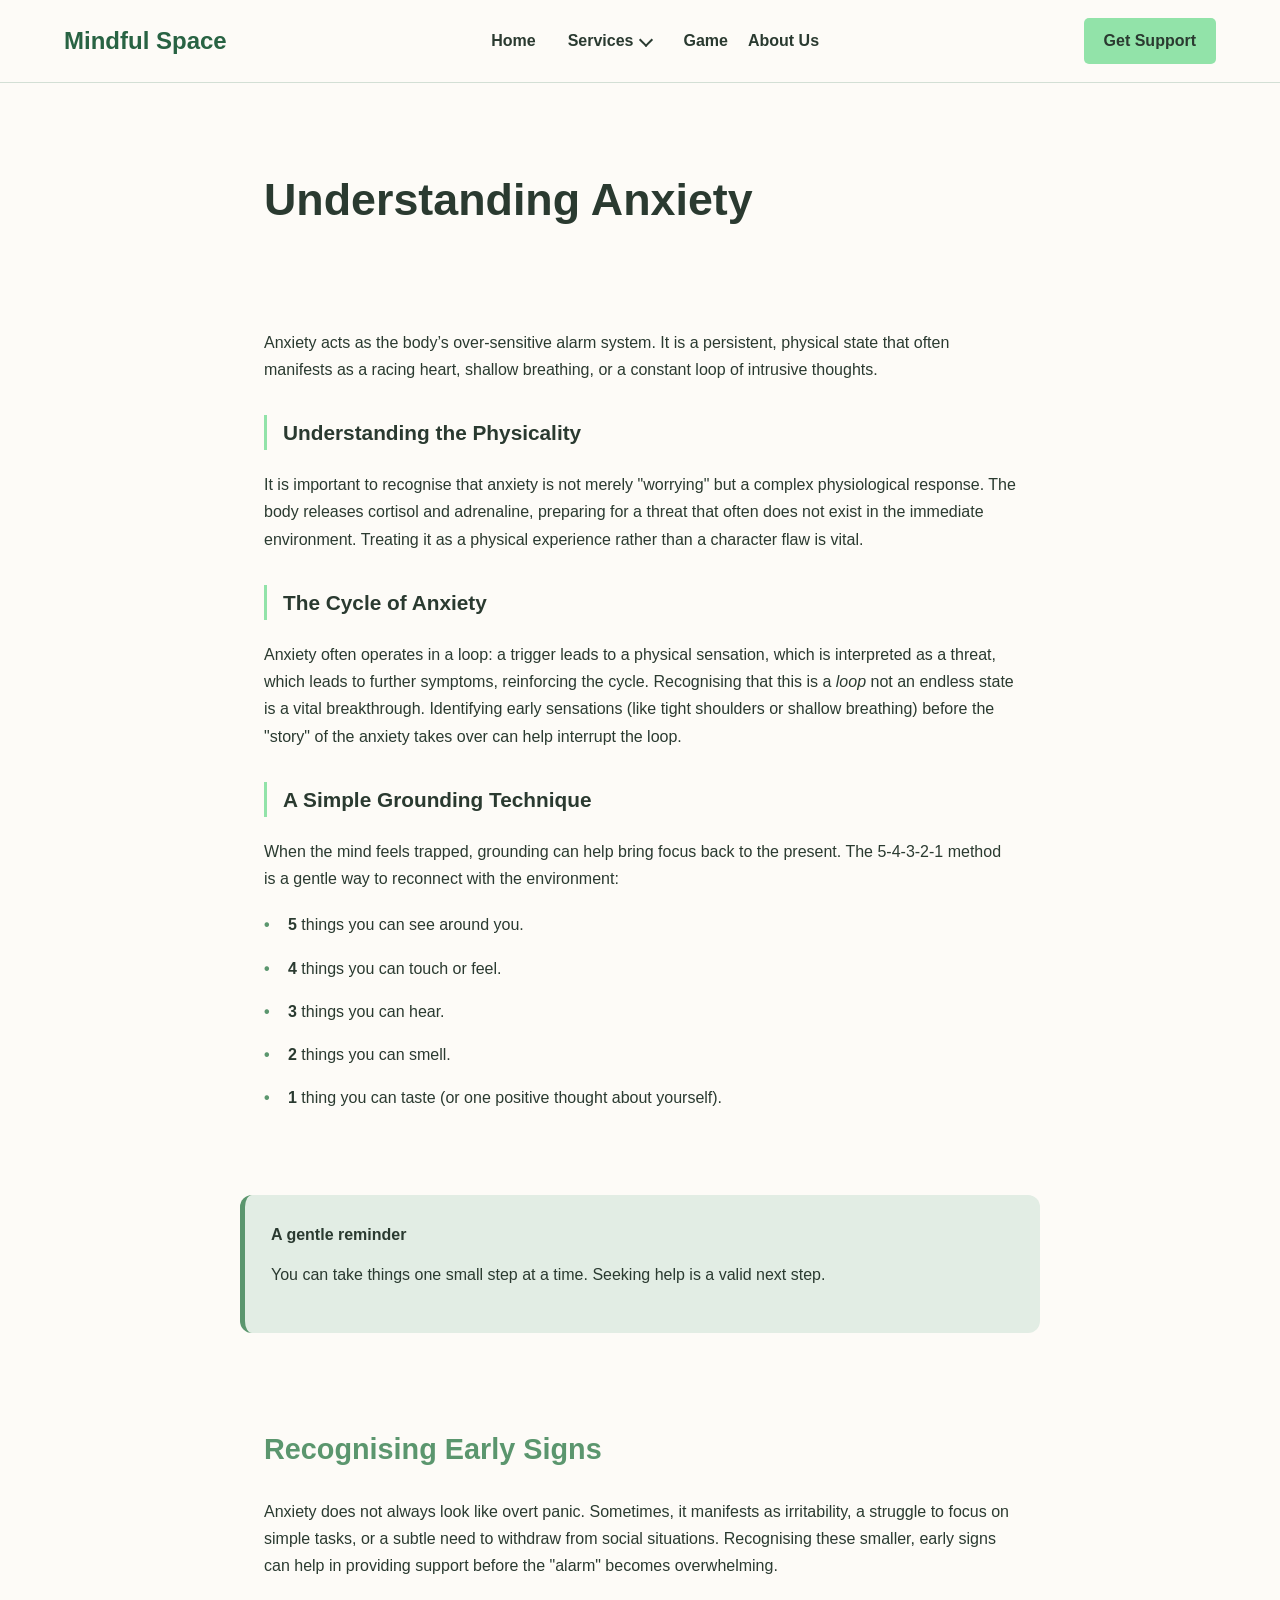
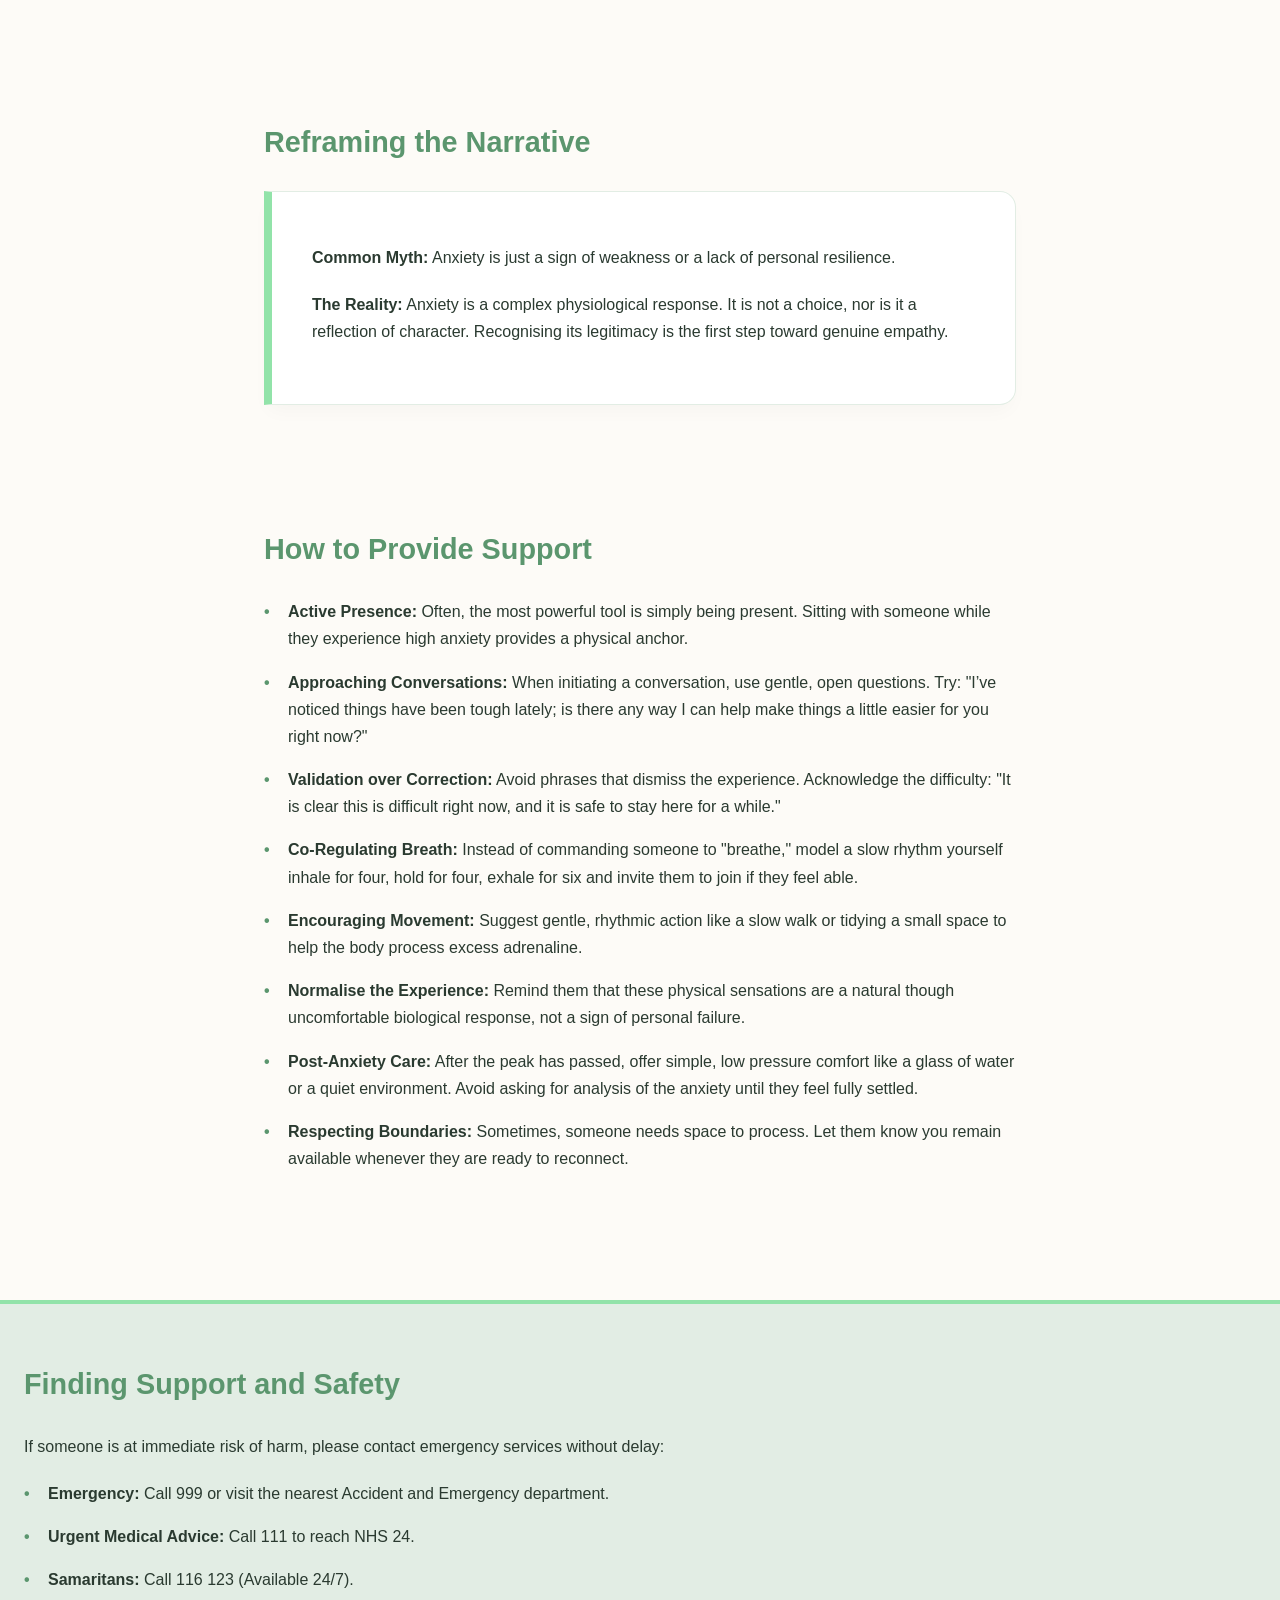
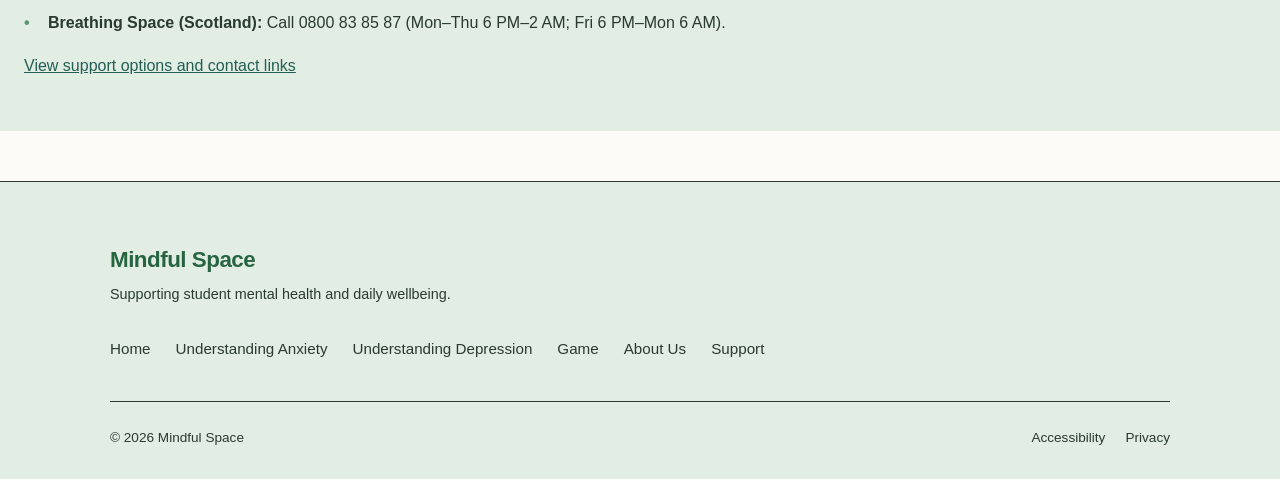
<file: understanding-anxiety/index.html>
<!DOCTYPE html>

<html lang="en-GB">
<head>
<meta charset="utf-8"/>
<meta content="width=device-width, initial-scale=1.0" name="viewport"/>
<link href="../images/favicon-96x96.png" rel="icon" sizes="96x96" type="image/png"/>
<link href="../images/favicon.svg" rel="icon" type="image/svg+xml"/>
<link href="../images/favicon.ico" rel="shortcut icon"/>
<link href="../images/apple-touch-icon.png" rel="apple-touch-icon" sizes="180x180"/>
<link href="../images/site.webmanifest" rel="manifest"/>
<title>Understanding Anxiety | Mindful Space</title>
<link href="../css/styles.css" rel="stylesheet"/>
<meta content="Mindful Space: student mental health awareness, accessible information, a grounding activity, and a playful platform game." name="description"/></head>
<body><a class="skip-link" href="#main">Skip to main content</a>
<header class="site-header"><nav aria-label="Primary navigation">
<a class="logo" href="../">Mindful Space</a>
<button aria-controls="primaryNav" aria-expanded="false" aria-label="Open navigation menu" class="menu-toggle" id="menuToggle" type="button"><span class="bar"></span><span class="bar"></span><span class="bar"></span></button>
<ul id="primaryNav">
<li><a href="../">Home</a></li>
<li class="has-dropdown"><button aria-controls="servicesNav" aria-expanded="false" class="dropdown-toggle" type="button">Services <span aria-hidden="true" class="dropdown-chevron"></span></button>
<ul class="dropdown" id="servicesNav">
<li><a aria-current="page" href="../understanding-anxiety/">Understanding Anxiety</a></li>
<li><a href="../understanding-depression/">Understanding Depression</a></li>
</ul>
</li>
<li><a href="../game/">Game</a></li>
<li><a href="../about/">About Us</a></li>
</ul>
<a class="nav-cta" href="../support/">Get Support</a>
</nav></header>
<main class="content-container mindful-space" id="main">
<h1>Understanding Anxiety</h1>
<section class="info-section">
<p>Anxiety acts as the body’s over-sensitive alarm system. It is a persistent, physical state that often manifests as a racing heart, shallow breathing, or a constant loop of intrusive thoughts.</p>
<h3>Understanding the Physicality</h3>
<p>It is important to recognise that anxiety is not merely "worrying" but a complex physiological response. The body releases cortisol and adrenaline, preparing for a threat that often does not exist in the immediate environment. Treating it as a physical experience rather than a character flaw is vital.</p>
<h3>The Cycle of Anxiety</h3>
<p>Anxiety often operates in a loop: a trigger leads to a physical sensation, which is interpreted as a threat, which leads to further symptoms, reinforcing the cycle. Recognising that this is a <em>loop</em> not an endless state is a vital breakthrough. Identifying early sensations (like tight shoulders or shallow breathing) before the "story" of the anxiety takes over can help interrupt the loop.</p>
<h3>A Simple Grounding Technique</h3>
<p>When the mind feels trapped, grounding can help bring focus back to the present. The 5-4-3-2-1 method is a gentle way to reconnect with the environment:</p>
<ul>
<li><strong>5</strong> things you can see around you.</li>
<li><strong>4</strong> things you can touch or feel.</li>
<li><strong>3</strong> things you can hear.</li>
<li><strong>2</strong> things you can smell.</li>
<li><strong>1</strong> thing you can taste (or one positive thought about yourself).</li>
</ul>
</section>
<aside class="calm-note"><strong>A gentle reminder</strong><p>You can take things one small step at a time. Seeking help is a valid next step.</p></aside>
<section class="awareness-section">
<h2>Recognising Early Signs</h2>
<p>Anxiety does not always look like overt panic. Sometimes, it manifests as irritability, a struggle to focus on simple tasks, or a subtle need to withdraw from social situations. Recognising these smaller, early signs can help in providing support before the "alarm" becomes overwhelming.</p>
</section>
<section class="myth-busting">
<h2>Reframing the Narrative</h2>
<div class="myth-box">
<p><strong>Common Myth:</strong> Anxiety is just a sign of weakness or a lack of personal resilience.</p>
<p><strong>The Reality:</strong> Anxiety is a complex physiological response. It is not a choice, nor is it a reflection of character. Recognising its legitimacy is the first step toward genuine empathy.</p>
</div>
</section>
<section class="support-section">
<h2>How to Provide Support</h2>
<ul>
<li><strong>Active Presence:</strong> Often, the most powerful tool is simply being present. Sitting with someone while they experience high anxiety provides a physical anchor.</li>
<li><strong>Approaching Conversations:</strong> When initiating a conversation, use gentle, open questions. Try: "I’ve noticed things have been tough lately; is there any way I can help make things a little easier for you right now?"</li>
<li><strong>Validation over Correction:</strong> Avoid phrases that dismiss the experience. Acknowledge the difficulty: "It is clear this is difficult right now, and it is safe to stay here for a while."</li>
<li><strong>Co-Regulating Breath:</strong> Instead of commanding someone to "breathe," model a slow rhythm yourself inhale for four, hold for four, exhale for six and invite them to join if they feel able.</li>
<li><strong>Encouraging Movement:</strong> Suggest gentle, rhythmic action like a slow walk or tidying a small space to help the body process excess adrenaline.</li>
<li><strong>Normalise the Experience:</strong> Remind them that these physical sensations are a natural though uncomfortable biological response, not a sign of personal failure.</li>
<li><strong>Post-Anxiety Care:</strong> After the peak has passed, offer simple, low pressure comfort like a glass of water or a quiet environment. Avoid asking for analysis of the anxiety until they feel fully settled.</li>
<li><strong>Respecting Boundaries:</strong> Sometimes, someone needs space to process. Let them know you remain available whenever they are ready to reconnect.</li>
</ul>
</section>
<section class="resource-section">
<h2>Finding Support and Safety</h2>
<p>If someone is at immediate risk of harm, please contact emergency services without delay:</p>
<ul>
<li><strong>Emergency:</strong> Call 999 or visit the nearest Accident and Emergency department.</li>
<li><strong>Urgent Medical Advice:</strong> Call 111 to reach NHS 24.</li>
<li><strong>Samaritans:</strong> Call 116 123 (Available 24/7).</li>
<li><strong>Breathing Space (Scotland):</strong> Call 0800 83 85 87 (Mon–Thu 6 PM–2 AM; Fri 6 PM–Mon 6 AM).</li>
</ul>
<p><a href="../support/">View support options and contact links</a></p></section>
</main>
<footer class="site-footer"><div class="footer-container">
<div class="footer-brand"><a class="footer-logo" href="../">Mindful Space</a><p class="footer-tagline">Supporting student mental health and daily wellbeing.</p></div>
<ul class="footer-nav"><li><a href="../">Home</a></li><li><a href="../understanding-anxiety/">Understanding Anxiety</a></li><li><a href="../understanding-depression/">Understanding Depression</a></li><li><a href="../game/">Game</a></li><li><a href="../about/">About Us</a></li><li><a href="../support/">Support</a></li></ul>
<div class="footer-bottom"><p>© 2026 Mindful Space</p><div class="footer-legal"><a href="../accessibility/">Accessibility</a><a href="../privacy/">Privacy</a></div></div>
</div></footer>
<script defer="" src="../js/script.js"></script></body>
</html>
</file>
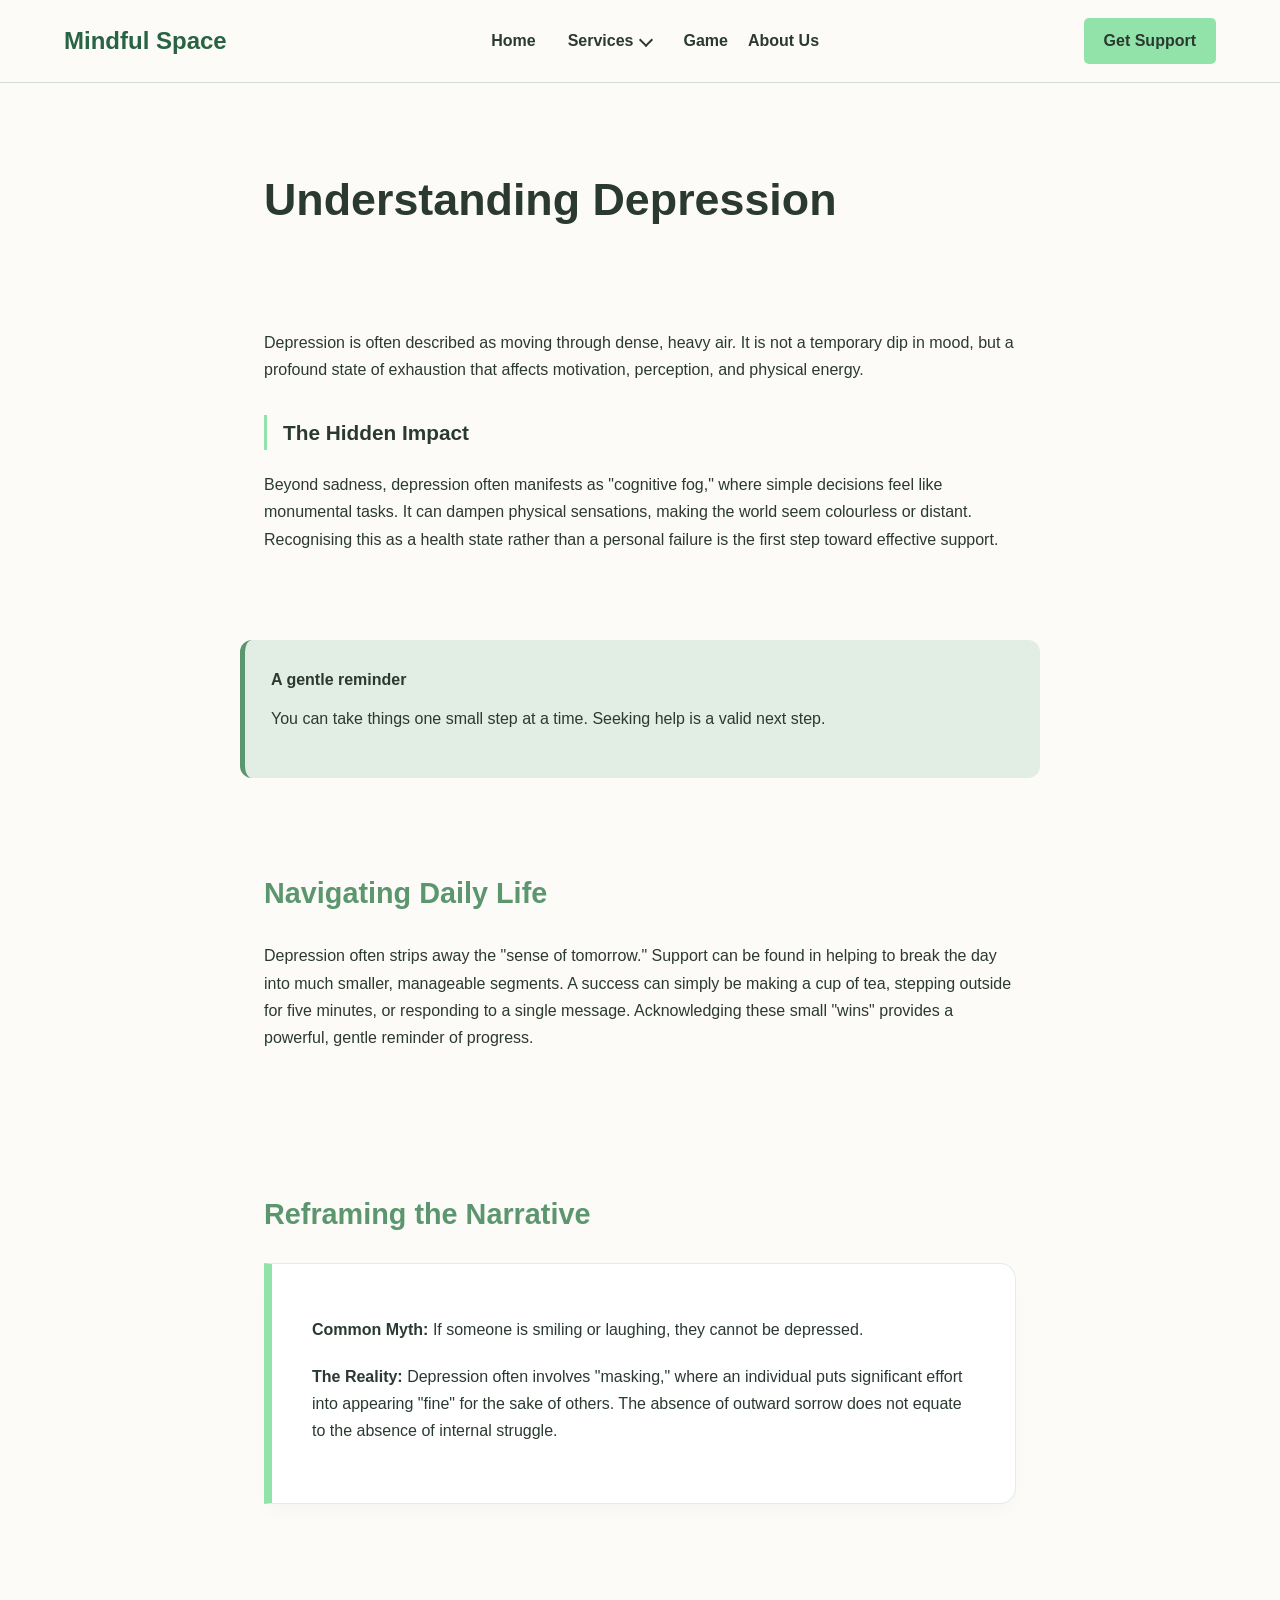
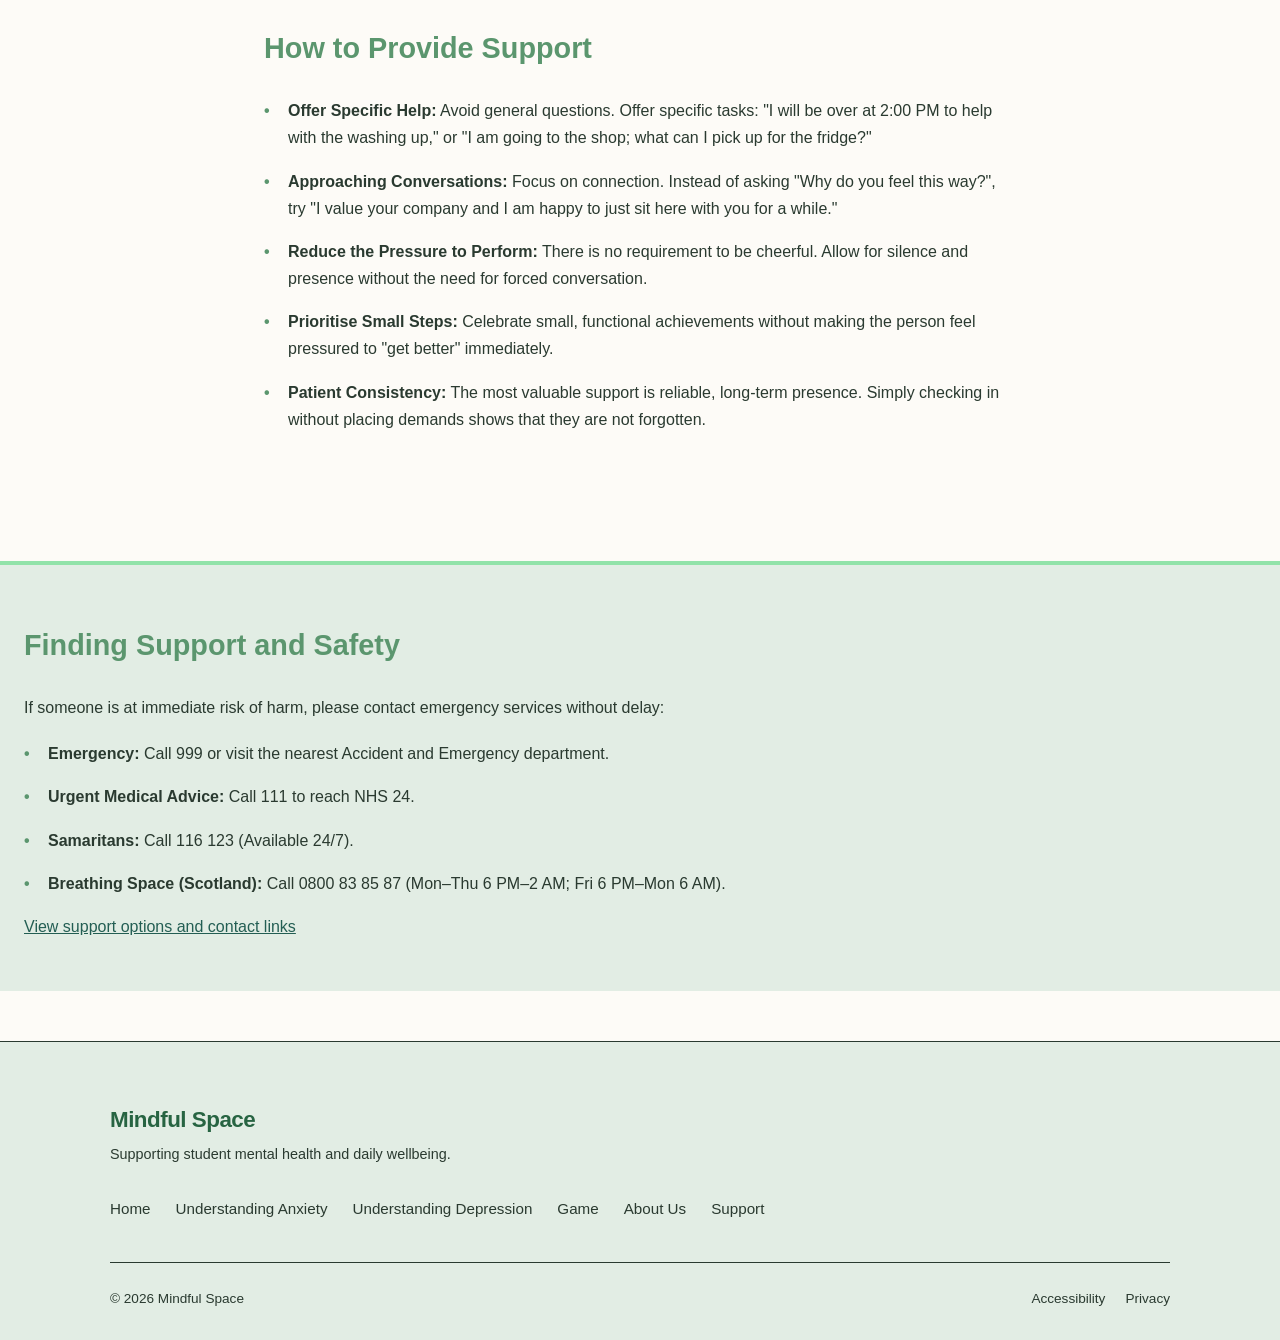
<file: understanding-depression/index.html>
<!DOCTYPE html>

<html lang="en-GB">
<head>
<meta charset="utf-8"/>
<meta content="width=device-width, initial-scale=1.0" name="viewport"/>
<link href="../images/favicon-96x96.png" rel="icon" sizes="96x96" type="image/png"/>
<link href="../images/favicon.svg" rel="icon" type="image/svg+xml"/>
<link href="../images/favicon.ico" rel="shortcut icon"/>
<link href="../images/apple-touch-icon.png" rel="apple-touch-icon" sizes="180x180"/>
<link href="../images/site.webmanifest" rel="manifest"/>
<title>Understanding Depression | Mindful Space</title>
<link href="../css/styles.css" rel="stylesheet"/>
<meta content="Mindful Space: student mental health awareness, accessible information, a grounding activity, and a playful platform game." name="description"/></head>
<body><a class="skip-link" href="#main">Skip to main content</a>
<header class="site-header"><nav aria-label="Primary navigation">
<a class="logo" href="../">Mindful Space</a>
<button aria-controls="primaryNav" aria-expanded="false" aria-label="Open navigation menu" class="menu-toggle" id="menuToggle" type="button"><span class="bar"></span><span class="bar"></span><span class="bar"></span></button>
<ul id="primaryNav">
<li><a href="../">Home</a></li>
<li class="has-dropdown"><button aria-controls="servicesNav" aria-expanded="false" class="dropdown-toggle" type="button">Services <span aria-hidden="true" class="dropdown-chevron"></span></button>
<ul class="dropdown" id="servicesNav">
<li><a href="../understanding-anxiety/">Understanding Anxiety</a></li>
<li><a aria-current="page" href="../understanding-depression/">Understanding Depression</a></li>
</ul>
</li>
<li><a href="../game/">Game</a></li>
<li><a href="../about/">About Us</a></li>
</ul>
<a class="nav-cta" href="../support/">Get Support</a>
</nav></header>
<main class="content-container mindful-space" id="main">
<h1>Understanding Depression</h1>
<section class="info-section">
<p>Depression is often described as moving through dense, heavy air. It is not a temporary dip in mood, but a profound state of exhaustion that affects motivation, perception, and physical energy.</p>
<h3>The Hidden Impact</h3>
<p>Beyond sadness, depression often manifests as "cognitive fog," where simple decisions feel like monumental tasks. It can dampen physical sensations, making the world seem colourless or distant. Recognising this as a health state rather than a personal failure is the first step toward effective support.</p>
</section>
<aside class="calm-note"><strong>A gentle reminder</strong><p>You can take things one small step at a time. Seeking help is a valid next step.</p></aside>
<section class="awareness-section">
<h2>Navigating Daily Life</h2>
<p>Depression often strips away the "sense of tomorrow." Support can be found in helping to break the day into much smaller, manageable segments. A success can simply be making a cup of tea, stepping outside for five minutes, or responding to a single message. Acknowledging these small "wins" provides a powerful, gentle reminder of progress.</p>
</section>
<section class="myth-busting">
<h2>Reframing the Narrative</h2>
<div class="myth-box">
<p><strong>Common Myth:</strong> If someone is smiling or laughing, they cannot be depressed.</p>
<p><strong>The Reality:</strong> Depression often involves "masking," where an individual puts significant effort into appearing "fine" for the sake of others. The absence of outward sorrow does not equate to the absence of internal struggle.</p>
</div>
</section>
<section class="support-section">
<h2>How to Provide Support</h2>
<ul>
<li><strong>Offer Specific Help:</strong> Avoid general questions. Offer specific tasks: "I will be over at 2:00 PM to help with the washing up," or "I am going to the shop; what can I pick up for the fridge?"</li>
<li><strong>Approaching Conversations:</strong> Focus on connection. Instead of asking "Why do you feel this way?", try "I value your company and I am happy to just sit here with you for a while."</li>
<li><strong>Reduce the Pressure to Perform:</strong> There is no requirement to be cheerful. Allow for silence and presence without the need for forced conversation.</li>
<li><strong>Prioritise Small Steps:</strong> Celebrate small, functional achievements without making the person feel pressured to "get better" immediately.</li>
<li><strong>Patient Consistency:</strong> The most valuable support is reliable, long-term presence. Simply checking in without placing demands shows that they are not forgotten.</li>
</ul>
</section>
<section class="resource-section">
<h2>Finding Support and Safety</h2>
<p>If someone is at immediate risk of harm, please contact emergency services without delay:</p>
<ul>
<li><strong>Emergency:</strong> Call 999 or visit the nearest Accident and Emergency department.</li>
<li><strong>Urgent Medical Advice:</strong> Call 111 to reach NHS 24.</li>
<li><strong>Samaritans:</strong> Call 116 123 (Available 24/7).</li>
<li><strong>Breathing Space (Scotland):</strong> Call 0800 83 85 87 (Mon–Thu 6 PM–2 AM; Fri 6 PM–Mon 6 AM).</li>
</ul>
<p><a href="../support/">View support options and contact links</a></p></section>
</main>
<footer class="site-footer"><div class="footer-container">
<div class="footer-brand"><a class="footer-logo" href="../">Mindful Space</a><p class="footer-tagline">Supporting student mental health and daily wellbeing.</p></div>
<ul class="footer-nav"><li><a href="../">Home</a></li><li><a href="../understanding-anxiety/">Understanding Anxiety</a></li><li><a href="../understanding-depression/">Understanding Depression</a></li><li><a href="../game/">Game</a></li><li><a href="../about/">About Us</a></li><li><a href="../support/">Support</a></li></ul>
<div class="footer-bottom"><p>© 2026 Mindful Space</p><div class="footer-legal"><a href="../accessibility/">Accessibility</a><a href="../privacy/">Privacy</a></div></div>
</div></footer>
<script defer="" src="../js/script.js"></script></body>
</html>
</file>
<file: css/styles.css>
:root{
    --primary-colour: #92E3A9;
    --background-colour: #FDFBF7;
    --secondary-colour: #5B966E;
    --textcontrast-colour: #2A3A30;
    --muted-element: #E2EDE4;
    --alert-colour: #d9534f;
    --alert-alt-colour: #c9302c;
}

* { box-sizing: border-box; }
html { scroll-behavior: smooth; }
body { margin: 0; background: var(--background-colour); color: var(--textcontrast-colour); font-family: Arial, 'Segoe UI', sans-serif; line-height: 1.6; }
button, input { font: inherit; }
img { max-width: 100%; height: auto; }


nav{
    padding: 50px;
    width: auto;
    display: flex;
    justify-content: space-between;
    align-items: center;
    position: sticky;
    top: 0;
    box-sizing: border-box;
    margin-bottom: 20px;
}

nav ul{
    list-style-type: none;
    display: flex;
    gap: 20px;
}

nav ul li {
    position: relative;
}

nav ul li a{
    text-decoration: none;
    color: var(--textcontrast-colour);
    font-weight: bold;
    transition: color 0.3s ease;
}

nav ul li a:hover{
    color: var(--primary-colour);
}

/* Hide the dropdown by default */
.dropdown {
    display: none;
    position: absolute;
    top: 100%;
    left: 0;
    background: #ffffff;
    border: 1px solid var(--muted-element);
    border-radius: 8px;
    padding: 0.5rem 0;
    min-width: 200px;
    box-shadow: 0 10px 15px -3px rgba(0, 0, 0, 0.1);
    z-index: 1000;
}


.dropdown li a {
    display: block;
    padding: 0.75rem 1.5rem;
    color: var(--textcontrast-colour);
    font-size: 0.9rem;
    text-decoration: none;
    transition: background 0.2s ease;
}

.dropdown li a:hover {
    background-color: var(--muted-element);
    color: var(--secondary-colour);
}

/* Mobile menu toggle button (hidden on desktop) */
.menu-toggle {
    display: none;
    flex-direction: column;
    justify-content: space-between;
    width: 28px;
    height: 20px;
    background: transparent;
    border: none;
    cursor: pointer;
    padding: 0;
    z-index: 1100;
}

.menu-toggle .bar {
    display: block;
    width: 100%;
    height: 3px;
    background-color: var(--textcontrast-colour);
    border-radius: 2px;
    transition: transform 0.3s ease, opacity 0.3s ease;
}

.menu-toggle.active .bar:nth-child(1) {
    transform: translateY(8.5px) rotate(45deg);
}

.menu-toggle.active .bar:nth-child(2) {
    opacity: 0;
}

.menu-toggle.active .bar:nth-child(3) {
    transform: translateY(-8.5px) rotate(-45deg);
}

nav .logo {
    font-size: 24px;
    font-weight: bold;
    color: var(--primary-colour);
    text-decoration: none;
}

.nav-cta {
    background-color: var(--primary-colour);
    color: var(--textcontrast-colour);
    border: none;
    padding: 10px 20px;
    border-radius: 5px;
    cursor: pointer;
    font-weight: bold;
    transition: background-color 0.3s ease;
}

.nav-cta:hover {
    background-color: var(--secondary-colour);
    color: var(--background-colour);
}


.hero-content {
  display: flex;
  align-items: center; 
  gap: 24px;           
  max-width: 1000px;   
  margin: 0 auto;      
  padding: 20px;
}


.hero-image {
  flex: 0 0 35%;       
  max-width: 100%;
  height: auto;        
}


.hero-text {
    color: var(--textcontrast-colour);
    font-size: 1.2rem;
    flex: 1;             
}


.our-mission {
  padding: 80px 20px 40px 20px;
  text-align: center;
  background-color: transparent;
  font-family: sans-serif;
}

.mission-container {
  max-width: 800px;
  margin: 0 auto;
}

.mission-title {
  font-size: 2.2rem;
  color: var(--textcontrast-colour);
  margin-bottom: 20px;
  position: relative;
  display: inline-block;
}


.mission-title::after {
  content: '';
  position: absolute;
  bottom: -8px;
  left: 50px;
  right: 50px;
  height: 3px;
  background-color: var(--primary-colour); 
  border-radius: 2px;
}

.mission-text {
  font-size: 1.1rem;
  line-height: 1.7;
  color: var(--textcontrast-colour);
  margin: 25px 0 35px 0;
}


.cta-mission {
  display: inline-block;
  padding: 12px 28px;
  font-size: 1rem;
  font-weight: 600;
  color: var(--textcontrast-colour); 
  text-decoration: none;
  background-color: transparent;
  border: 2px solid #92E3A9;
  border-radius: 8px;
  transition: all 0.3s ease;
}


.cta-mission:hover {
  background-color: var(--primary-colour);
  color: var(--background-colour);
  box-shadow: 0 4px 12px rgba(135, 225, 160, 0.3);
}

.awareness-journey {
  padding: 40px 20px 80px 20px;
  background-color: transparent;
  font-family: sans-serif;
}

.journey-container {
  max-width: 1100px;
  margin: 0 auto;
}

.journey-grid {
  display: grid;
  grid-template-columns: repeat(3, 1fr);
  gap: 25px;
  width: 100%;
}

.journey-card {
  background: var(--muted-element);
  border: 1px solid rgba(135, 225, 160, 0.2);
  border-radius: 12px;
  padding: 25px;
  box-shadow: 0 4px 12px rgba(0, 0, 0, 0.02);
  transition: transform 0.3s ease, box-shadow 0.3s ease;
}

.journey-card:hover {
  transform: translateY(-5px);
  box-shadow: 0 8px 24px rgba(135, 225, 160, 0.15);
}

.step-badge {
  display: inline-block;
  font-size: 0.75rem;
  text-transform: uppercase;
  letter-spacing: 1px;
  color: var(--background-colour);
  background-color:var(--secondary-colour);
  padding: 4px 12px;
  border-radius: 20px;
  font-weight: 700;
  margin-bottom: 15px;
}

.step-title {
  font-size: 1.35rem;
  background-color: transparent;
  color: var(--textcontrast-colour);
  margin: 0 0 10px 0;
  font-weight: 600;
}

.step-text {
  font-size: 0.95rem;
  line-height: 1.6;
  background-color: transparent;
  color: var(--textcontrast-colour);
  margin: 0;
}

.homepage-container {
  max-width: 1100px;
  margin: 0 auto;
  padding: 0 20px;
  background-color: transparent;
}

.section-title-center {
  text-align: center;
  font-size: 2rem;
  color: var(--textcontrast-colour);
  margin-bottom: 40px;
  font-weight: 600;
}


.toolkit-section {
  padding: 60px 0;
  background-color: transparent;
  font-family: sans-serif;
}

.toolkit-grid {
  display: grid;
  grid-template-columns: repeat(3, 1fr);
  gap: 25px;
}

.toolkit-card {
  background: var(--muted-element);
  border: 1px solid rgba(135, 225, 160, 0.2);
  border-radius: 12px;
  padding: 30px;
  text-align: center;
  box-shadow: 0 4px 12px rgba(0, 0, 0, 0.02);
  transition: transform 0.3s ease, box-shadow 0.3s ease;
}

.toolkit-card:hover {
  transform: translateY(-5px);
  box-shadow: 0 8px 24px rgba(135, 225, 160, 0.15);
}

.toolkit-icon {
  font-size: 2.5rem;
  margin-bottom: 15px;
  background-color: transparent;
}

.toolkit-card-title {
  font-size: 1.35rem;
  color: var(--textcontrast-colour);
  background-color: transparent;
  margin: 0 0 12px 0;
  font-weight: 600;
}

.toolkit-card-text {
  font-size: 0.95rem;
  line-height: 1.6;
  color: var(--textcontrast-colour);
  background-color: transparent;
  margin: 0;
}

.testimonial-section {
  padding: 80px 0;
  background-color: var(--muted-element);
  text-align: center;
  font-family: sans-serif;
}

.testimonial-slider {
  max-width: 1100px;
  margin: 0 auto;
  display: flex;
  justify-content: space-between;
  padding: 0 20px;
  background-color: transparent !important;
}

.testimonial-item {
  flex: 1;
  display: flex;
  flex-direction: column;
  justify-content: space-between;
  background: var(--background-colour);
  border: 1px solid rgba(135, 225, 160, 0.2);
  border-radius: 12px;
  text-align: center;
  padding: 45px 40px;
  box-shadow: 0 4px 12px rgba(0, 0, 0, 0.02);
  margin: 0 15px; 
}

.testimonial-item:first-child {
  margin-left: 0;
}

.testimonial-item:last-child {
  margin-right: 0;
}

.testimonial-quote {
  font-size: 1.2rem;
  font-style: italic;
  line-height: 1.6;
  color: var(--textcontrast-colour);
  background-color: transparent;
  margin: 0 0 25px 0;
}

.testimonial-author {
  font-size: 0.95rem;
  font-weight: 600;
  color: var(--secondary-colour);
  background-color: transparent;
  letter-spacing: 0.5px;
}

.support-safetynet {
  padding: 80px 0;
  background-color: transparent;
  font-family: sans-serif;
}

.safetynet-grid {
  display: grid;
  grid-template-columns: repeat(2, 1fr);
  gap: 30px;
}

.safetynet-box {
  background: var(--muted-element);
  border-radius: 12px;
  padding: 40px;
  border: 1px solid rgba(135, 225, 160, 0.2);
  box-shadow: 0 4px 12px rgba(0, 0, 0, 0.02);
}


.urgent-box {
  border: 1px solid rgba(225, 135, 135, 0.25);
  background-color: rgba(255, 245, 245, 0.5); 
}

.safetynet-title {
  font-size: 1.6rem;
  color: var(--textcontrast-colour);
  background-color: transparent;
  margin: 0 0 15px 0;
  font-weight: 600;
}

.safetynet-text {
  font-size: 1rem;
  line-height: 1.6;
  color: var(--textcontrast-colour);
  background-color: transparent;
  margin: 0 0 30px 0;
}

.btn-safetynet-action, .btn-safetynet-urgent {
  display: inline-block;
  padding: 12px 24px;
  font-size: 0.95rem;
  font-weight: 600;
  text-decoration: none;
  border-radius: 8px;
  transition: all 0.3s ease;
}

.btn-safetynet-action {
  color: var(--secondary-colour);
  border: 2px solid #92E3A9;
  background: var(--background-colour);
}

.btn-safetynet-action:hover {
  background: var(--primary-colour);
  color: var(--background-colour);
}

.btn-safetynet-urgent {
  color: var(--background-colour);
  background: var(--alert-colour);
  border: 2px solid #d9534f;
}

.btn-safetynet-urgent:hover {
  background: var(--alert-alt-colour);
  border-color: #c9302c;
  box-shadow: 0 4px 12px rgba(217, 83, 79, 0.3);
}

/* Game Page Styles*/


.game-page {
    width: 100%;
    font-family: 'Segoe UI', Tahoma, Geneva, Verdana, sans-serif;
    color: var(--textcontrast-colour);
    display: flex;
    flex-direction: column;
    align-items: center;
    padding: 40px 0;
}


.game-page .student-life-game {
    display: flex;
    flex-direction: column;
    align-items: center;
    margin: 50px 0;         
    width: 100%;
}


#game-container {
    position: relative;
    width: 800px;
    height: 400px;
    border: 4px solid #1565c0;
    overflow: hidden;
    margin: 0 auto;           
    background: #81d4fa;
    box-shadow: 0 10px 20px rgba(0,0,0,0.2);
}

canvas { 
  display: block; 
  width: 100%; 
  height: 100%; 
}

.screen { 
    position: absolute; 
    top: 0; 
    left: 0; 
    width: 100%; 
    height: 100%; 
    background: linear-gradient(135deg, #1565c0, #0277bd); 
    display: none; 
    flex-direction: column; 
    justify-content: center; 
    align-items: center; 
    z-index: 10; 
}

 .game-controls{
 background-color: transparent;
 }
.game-title { 
  font-size: 3.5rem; 
  margin-bottom: 20px;
  background-color: transparent;
  color:#FDFBF7; 
  text-shadow: 2px 2px 5px rgba(0,0,0,0.3); 
}

button { 
    
  padding: 15px 40px; 
  margin: 10px; 
  cursor: pointer; 
  font-size: 18px; 
  border-radius: 50px; 
  border: none; 
  transition: transform 0.2s, background 0.2s; 
  font-weight: bold;
}

.main-btn { 
  background: #ffeb3b; 
  color: #333; 
}

.main-btn:hover { 
  background: #fff; 
  transform: scale(1.05); 
}

  .secondary-btn { 
    background: rgba(255,255,255,0.2); 
    color: white; 
    border: 2px solid white; 
 }

  .secondary-btn:hover { 
    background: rgba(255,255,255,0.3); 
  }

#ui {
 
    text-align: center;                   
    margin-bottom: 10px;
    font-size: 20px;
    font-weight: bold;
}

/* Undersanding Anxiety Page */

.mindful-space {
    font-family: -apple-system, BlinkMacSystemFont, "Segoe UI", Roboto, Helvetica, Arial, sans-serif;
    color: var(--textcontrast-colour);
    line-height: 1.7;
}


.mindful-space section {
    padding: 3rem 0;
    max-width: 800px;
    margin: 0 auto;
    padding-left: 24px;
    padding-right: 24px;
}


.mindful-space h1 {
    font-size: 2.8rem;
    margin-bottom: 2rem;
    color: var(--textcontrast-colour);
    max-width: 800px;
    margin-left: auto;
    margin-right: auto;
    padding: 0 24px;
    padding-top: 3rem;
}

.mindful-space h2 {
    font-size: 1.8rem;
    color: var(--secondary-colour);
    margin-bottom: 1.5rem;
}

.mindful-space h3 {
    font-size: 1.3rem;
    margin-top: 2rem;
    color: var(--textcontrast-colour);
    border-left: 3px solid var(--primary-colour);
    padding-left: 1rem;
}


.mindful-space .myth-box {
    background: #ffffff;
    border: 1px solid var(--muted-element);
    border-left: 8px solid var(--primary-colour);
    padding: 2.5rem;
    border-radius: 0 16px 16px 0;
    box-shadow: 0 10px 20px -5px rgba(0,0,0,0.03);
}

.mindful-space .page-image {
    max-width: 900px;
    margin: 3rem auto;
    padding: 0 24px;
}

.mindful-space .page-image img {
    width: 100%;
    border-radius: 16px;
    display: block;
}

.mindful-space .page-image figcaption {
    margin-top: 1rem;
    font-size: 0.9rem;
    color: var(--secondary-colour);
    font-style: italic;
    text-align: center;
}


.mindful-space .resource-section {
    background-color: var(--muted-element);
    border-top: 4px solid var(--primary-colour);
    max-width: 100%;
    margin-top: 4rem;
}

.mindful-space .resource-section h2 {
  background-color: transparent;
}

.mindful-space .resource-section p{
  background-color: transparent;
}

.mindful-space .resource-section strong {
 background-color: transparent;

}

.mindful-space ul {
    list-style: none;
    background-color: transparent;
    padding-left: 0;
}

.mindful-space li {
    padding-left: 1.5rem;
    margin-bottom: 1rem;
    position: relative;
    background-color: transparent;
}

.mindful-space li::before {
    content: "•";
    color: var(--secondary-colour);
    font-weight: bold;
    position: absolute;
    left: 0;
    background-color: transparent;
}


.site-footer {
  background-color: var(--muted-element);
  padding: 60px 0 30px 0;
  border-top: 1px solid #2A3A30;
  font-family: sans-serif;
  width: 100%;
  margin-top: 50px;
}

.site-footer ul,
.site-footer li,
.site-footer a {
  background-color: transparent !important;
  background: none !important;
}

.footer-container {
  max-width: 1100px;
  margin: 0 auto;
  padding: 0 20px;
  display: flex;
  flex-direction: column;
  background-color: transparent;
}

.footer-brand {
  margin-bottom: 30px;
  background-color: transparent;
}

.footer-logo {
  font-size: 1.4rem;
  font-weight: 700;
  background-color: transparent;
  color: var(--primary-colour); 
  letter-spacing: -0.5px;
}

.footer-tagline {
  font-size: 0.9rem;
  color: var(--textcontrast-colour);
  margin: 5px 0 0 0;
  background-color: transparent;
}

.footer-nav {
  list-style: none;
  padding: 0;
  margin: 0 0 40px 0;
  display: flex;
  background-color: transparent;
  gap: 25px;
}

.footer-nav a{
  text-decoration: none;
  color: var(--textcontrast-colour);
  background-color: transparent;
  display: inline-block;
  font-size: 0.95rem;
  font-weight: 500;
  transition: color 0.2s ease;
}

.footer-nav a:hover {
  color: var(--secondary-colour);
}

.footer-bottom {
  border-top: 1px solid #2A3A30;
  padding-top: 25px;
  display: flex;
  justify-content: space-between;
  align-items: center;
  font-size: 0.85rem;
  color: var(--textcontrast-colour);
}

.footer-bottom p {
  margin: 0;
}

.footer-legal {
  display: flex;
  gap: 20px;
}

.footer-legal a {
  color: var(--textcontrast-colour);
  text-decoration: none;
  transition: color 0.2s ease;
}

.footer-legal a:hover {
  color: var(--primary-colour);
}

@media (max-width: 768px) {
  nav {
    flex-wrap: wrap;
    padding: 20px;
  }

  nav .logo {
    order: 1;
  }

  .menu-toggle {
    display: flex;
    order: 2;
  }

  .nav-form {
    order: 3;
  }

  nav ul {
    display: none;
    order: 4;
    flex-direction: column;
    width: 100%;
    gap: 0;
    margin-top: 20px;
  }

  nav ul.open {
    display: flex;
  }

  nav ul li {
    width: 100%;
  }

  nav ul li a {
    display: block;
    padding: 15px 0;
    border-bottom: 1px solid var(--muted-element);
  }

  /* Turn the dropdown into an accordion that flows in the mobile menu */
  .dropdown {
    display: none;
    position: static;
    box-shadow: none;
    border: none;
    border-radius: 0;
    background-color: var(--muted-element);
    padding: 0;
    width: 100%;
    min-width: 0;
  }

  li.dropdown-open .dropdown {
    display: block;
  }

  .dropdown li a {
    padding-left: 2.5rem;
    border-bottom: 1px solid rgba(0, 0, 0, 0.05);
  }

  .hero-content {
    flex-direction: column;
    text-align: center;
  }
  
  .hero-image {
    flex: 0 0 auto;
    width: 60%;        
  }

  .journey-grid {
    grid-template-columns: 1fr;
  }

    .toolkit-grid, .safetynet-grid {
    grid-template-columns: 1fr; 
  }

  .testimonial-slider {
    flex-direction: column;
    padding: 0 20px;
  }
  
  .testimonial-item {
    margin: 0 0 30px 0;
  }
  
  .footer-bottom {
    flex-direction: column;
    gap: 15px;
    text-align: center;
  }
  
  .footer-nav {
    flex-direction: column;
    gap: 15px;
  }
}
/* 2026 site-wide fixes: layout, contrast, navigation, focus and small screens */
a { color: #235e53; }
a:focus-visible, button:focus-visible { outline: 3px solid #1d5ba2; outline-offset: 3px; }
button { cursor: pointer; }
button:disabled { cursor: not-allowed; opacity: .5; }
.sr-only { position:absolute; width:1px; height:1px; overflow:hidden; clip-path:inset(50%); white-space:nowrap; }
.skip-link { position:fixed; top:-90px; left:16px; z-index:9999; background:#fff; padding:10px 16px; border-radius:6px; }
.skip-link:focus { top:10px; }
.site-header { position:relative; z-index:40; background:var(--background-colour); border-bottom:1px solid #d3dfd5; }
.site-header nav { width:min(100%, 1200px); padding:18px 24px; margin:0 auto; position:relative; top:auto; gap:20px; }
.site-header nav .logo { color:#286343; flex-shrink:0; font-size:clamp(1.14rem,2vw,1.5rem); }
.site-header nav ul { margin:0; padding:0; align-items:center; }
.site-header nav a[aria-current="page"] { color:#176444; text-decoration:underline; text-decoration-thickness:2px; text-underline-offset:5px; }
.site-header .nav-cta { text-decoration:none; white-space:nowrap; display:inline-flex; justify-content:center; align-items:center; margin:0; }
.site-header .dropdown-toggle { color:var(--textcontrast-colour); background:transparent; border:0; font-size:1rem; font-weight:700; padding:0; margin:0; border-radius:0; }
.site-header .dropdown-toggle:hover { color:#235e53; }
.site-header .has-dropdown.dropdown-open > .dropdown { display:block; }
.site-header .dropdown { background:#fff; }
.site-header .dropdown li { background:transparent; width:100%; }
.site-header .dropdown a { padding:.75rem 1rem; }
.hero-content { padding:55px 20px; max-width:1120px; }
.hero-image img { width:100%; display:block; object-fit:contain; }
.hero-text p { margin:0 0 1rem; }
.hero-text h1 { font-size:clamp(1.9rem,4vw,3rem); line-height:1.2; margin-bottom:1rem; }
.hero-play { display:inline-block; text-decoration:none; }
.toolkit-link { display:inline-block; margin-top:18px; font-weight:700; }
.testimonial-section .journey-grid { background:transparent; }
.testimonial-section .journey-card { text-align:left; }
.footer-logo { color:#276442; text-decoration:none; }
.footer-bottom p { background:transparent; }
.footer-nav { flex-wrap:wrap; }
.calm-note { width:min(90%,800px); margin:20px auto; padding:26px; background:var(--muted-element); border-left:5px solid var(--secondary-colour); border-radius:12px; }
.calm-note p { margin:.3rem 0 0; }
.mindful-space p { margin-top:.75rem; margin-bottom:1.2rem; }
.mindful-space section p, .mindful-space section strong { background:transparent; }
.mindful-space .resource-section { padding:32px 24px; }
.mindful-space .resource-section a, .mindful-space a { overflow-wrap:anywhere; }
.informative-page { max-width:950px; margin:0 auto; padding:30px 18px 60px; }
.informative-page > p { max-width:800px; margin:0 auto 20px; }
.informative-page .resource-section { max-width:800px; margin:20px auto; border-radius:10px; }
.resource-cards { display:grid; gap:16px; grid-template-columns:repeat(auto-fit,minmax(min(100%,230px),1fr)); }
.resource-card { background:var(--muted-element); padding:24px; border-radius:12px; }
.resource-card h3 { border:0; padding:0; margin:0 0 12px; }
.resource-card p { margin:0 0 14px; }
.grounding-tool { background:var(--muted-element); border-radius:16px; margin:20px auto; }
.grounding-tool > * { background:transparent; }
#grounding-step { font-size:clamp(1.15rem,3vw,1.45rem); min-height:3.5rem; }
.grounding-actions { display:flex; flex-wrap:wrap; gap:12px; background:transparent; margin-top:16px; }
.grounding-actions button { border-radius:9px; margin:0; padding:12px 18px; border:2px solid #286343; font-size:1rem; }
.primary-action { background:#286343; color:#fff; }
.secondary-action { background:#fff; color:#215f40; }

/* Game: fixed logical canvas coordinates, scaled visually at every viewport width. */
.game-page { padding:24px 16px 48px; min-height:65vh; }
.game-intro { max-width:800px; width:100%; text-align:center; margin:0 auto 18px; }
.game-intro h1 { margin:0 0 4px; font-size:clamp(1.5rem,4vw,2.1rem); }
.game-intro p { margin:0; }
.game-shell { width:min(100%,800px); margin:0 auto; }
.game-topbar { display:flex; align-items:center; justify-content:space-between; gap:12px; margin-bottom:8px; }
#ui { font-size:clamp(.95rem,2.5vw,1.1rem); text-align:left; margin:0; }
.game-pause-btn { background:#286343; color:#fff; padding:8px 18px; border-radius:9px; font-size:.95rem; margin:0; }
[hidden] { display:none !important; }
#game-container { width:100%; height:auto; aspect-ratio:2 / 1; border:3px solid #286343; border-radius:12px; margin:0; box-shadow:0 10px 25px rgba(0,0,0,.14); background:#a5dced; }
#gameCanvas { display:block; width:100%; height:100%; aspect-ratio:2 / 1; }
.game-screen { position:absolute; inset:0; z-index:12; display:flex; flex-direction:column; align-items:center; justify-content:center; text-align:center; gap:8px; padding:clamp(7px,2.6vw,30px); overflow-y:auto; background:linear-gradient(145deg,rgba(15,84,133,.97),rgba(23,112,111,.98)); color:white; }
.game-screen h2 { color:#fff; background:transparent; font-size:clamp(1.35rem,4vw,2.5rem); line-height:1.1; margin:0; }
.game-screen p { color:#fff; background:transparent; max-width:570px; font-size:clamp(.75rem,1.85vw,1.07rem); line-height:1.35; margin:0; }
.game-screen button { padding:clamp(6px,1.5vw,12px) clamp(12px,3vw,26px); font-size:clamp(.8rem,2vw,1rem); margin:2px 0; }
.game-screen .secondary-btn { background:rgba(255,255,255,.12); }
.game-message { position:absolute; top:10px; left:50%; transform:translateX(-50%); pointer-events:none; color:#173e2c; background:rgba(255,255,255,.95); border-radius:8px; padding:5px 12px; font-weight:700; text-align:center; white-space:nowrap; max-width:95%; font-size:clamp(.6rem,1.5vw,.9rem); }
.game-message:empty { display:none; }
#touch-controls { display:none; justify-content:space-between; gap:14px; align-items:center; margin-top:12px; user-select:none; -webkit-user-select:none; }
.movement-controls { display:flex; gap:12px; }
.touch-control { touch-action:none; -webkit-tap-highlight-color:transparent; background:#285e68; border:2px solid #1d4550; color:#fff; min-width:76px; min-height:66px; border-radius:16px; padding:8px 15px; margin:0; display:flex; flex-direction:column; align-items:center; justify-content:center; font-size:1.5rem; line-height:1.1; font-weight:bold; }
.touch-control span { font-size:.83rem; margin-top:3px; background:transparent; }
.touch-control.pressed { background:#377f5e; transform:scale(.96); }
.jump-control { background:#286343; min-width:100px; }
.game-keyboard-help, .game-rotate-hint { text-align:center; font-size:.9rem; margin:10px 0; }
.game-rotate-hint { display:none; }
.game-disclaimer { max-width:800px; text-align:center; font-size:.85rem; margin:18px auto 0; }
@media (pointer:coarse), (max-width:700px) {
  #touch-controls { display:flex; }
  .game-keyboard-help { display:none; }
  .game-rotate-hint { display:block; }
}
@media (max-width:768px) {
  .site-header nav { gap:12px; flex-wrap:wrap; padding:14px 16px; }
  .site-header .menu-toggle { display:flex; order:2; width:34px; height:25px; margin:0; padding:0; }
  .site-header nav .logo { order:1; }
  .site-header .nav-cta { order:3; padding:9px 11px; font-size:.84rem; }
  .site-header nav > ul { order:4; display:none; width:100%; flex-direction:column; align-items:stretch; margin:8px 0 0; }
  .site-header nav > ul.open { display:flex; }
  .site-header nav ul li { width:100%; }
  .site-header nav ul li > a, .site-header .dropdown-toggle { display:block; width:100%; text-align:left; padding:11px 10px; border-bottom:1px solid #d8e1dc; }
  .site-header nav .dropdown { position:static; display:none; min-width:0; width:100%; box-shadow:none; border:0; border-radius:0; padding:0; }
    .site-header .has-dropdown.dropdown-open > .dropdown { display:block; }
  .site-header .dropdown a { padding-left:25px; }
  .hero-content { padding:24px 16px; }
  .hero-image { width:min(65%,310px); }
  .safetynet-box { padding:26px; }
  .mindful-space h1 { font-size:clamp(1.8rem,6vw,2.7rem); }
  .mindful-space section { padding-top:24px; padding-bottom:24px; }
  .game-page { padding:14px 8px 28px; }
  .touch-control { min-width:64px; min-height:64px; }
  .jump-control { min-width:92px; }
  .footer-nav { gap:12px; }
}
@media (max-width:390px) {
  .site-header nav .logo { font-size:1.07rem; }
  .site-header nav { column-gap:9px; }
  .site-header .nav-cta { font-size:.75rem; padding:7px 8px; }
  .touch-control { min-width:59px; padding:8px 11px; }
  .jump-control { min-width:80px; }
  .movement-controls { gap:8px; }
  .game-screen { gap:4px; }
  .game-screen p { font-size:.72rem; }
}
@media (prefers-reduced-motion: reduce) {
  html { scroll-behavior:auto; }
  *, *::before, *::after { animation-duration:.01ms !important; transition-duration:.01ms !important; }
}

.game-home-link { display:none; font-size:.84rem; font-weight:700; }
@media (max-height:500px) and (orientation:landscape) and (pointer:coarse) {
  body:has(.game-page) .site-header, body:has(.game-page) .site-footer { display:none; }
  .game-intro, .game-disclaimer, .game-keyboard-help, .game-rotate-hint { display:none !important; }
  .game-page { padding:5px 7px; min-height:100dvh; }
  .game-shell { width:100%; max-width:none; display:grid; grid-template-columns:minmax(0,1fr) 165px; grid-template-rows:auto auto; gap:4px 10px; align-content:start; }
  .game-topbar { grid-column:1/-1; margin:0; min-height:35px; }
  .game-home-link { display:inline; margin-left:auto; }
  #game-container { grid-column:1; grid-row:2; width:100%; max-width:calc((100dvh - 50px) * 2); max-height:calc(100dvh - 50px); justify-self:end; }
  #touch-controls { grid-column:2; grid-row:2; display:flex; flex-direction:column; align-items:stretch; justify-content:center; height:100%; margin:0; gap:12px; }
  .movement-controls { display:flex; gap:8px; justify-content:center; }
  .touch-control { min-width:0; width:100%; min-height:70px; padding:9px 5px; }
  .jump-control { min-height:76px; }
}

/* Accessible Services menu: click/tap to open, second click or outside click to close. */
.site-header .has-dropdown { position:relative; }
.site-header .dropdown-toggle {
  display:flex; align-items:center; justify-content:center; gap:8px;
  min-height:44px; padding:9px 12px; border-radius:8px;
  transition:background-color .16s ease, color .16s ease;
}
.site-header .dropdown-toggle:hover,
.site-header .dropdown-toggle[aria-expanded="true"] { background:#e7f2e9; color:#225940; }
.site-header .dropdown-toggle .dropdown-chevron {
  display:inline-block; width:10px; height:10px; flex:0 0 10px;
  border-right:2px solid currentColor; border-bottom:2px solid currentColor;
  transform:translateY(-1px) rotate(45deg);
  transition:transform .18s ease, color .16s ease;
}
.site-header .dropdown-toggle[aria-expanded="true"] .dropdown-chevron { transform:translateY(1px) rotate(-135deg); }
.site-header .has-dropdown > .dropdown {
  display:none; position:absolute; top:calc(100% + 3px); left:0;
  min-width:245px; padding:8px; border:1px solid #cbdccf;
  border-radius:12px; background:#fff;
  box-shadow:0 14px 32px rgba(21,60,38,.17); z-index:100;
}
.site-header .has-dropdown.dropdown-open > .dropdown { display:block; }
.site-header .has-dropdown > .dropdown a {
  display:block; width:100%; padding:12px 14px;
  border:0; border-radius:7px; text-align:left;
  color:#23392d; line-height:1.35;
}
.site-header .has-dropdown > .dropdown a:hover,
.site-header .has-dropdown > .dropdown a:focus-visible { background:#e7f2e9; color:#205c40; }
@media (max-width:768px) {
  .site-header .dropdown-toggle { justify-content:space-between; width:100%; border-radius:0; padding:12px 10px; }
  .site-header .has-dropdown > .dropdown,
  .site-header .has-dropdown.dropdown-open > .dropdown {
    position:static; width:100%; min-width:0; padding:4px 8px 7px;
    box-shadow:none; border:0; border-radius:0;
    background:#edf5ef;
  }
  .site-header .has-dropdown > .dropdown { display:none; }
  .site-header .has-dropdown.dropdown-open > .dropdown { display:block; }
  .site-header .has-dropdown > .dropdown a { padding:12px 16px; }
}

/* Difficulty and finish quote presentation. */
.game-difficulty { font-weight:700; color:#256747; }
.game-quote { background:rgba(255,255,255,.13); border-left:3px solid #a4e5ad;
  margin:9px 0 8px !important; padding:9px 13px; border-radius:5px;
  font-style:italic; line-height:1.4 !important; }
@media (max-width:390px) { .game-quote { padding:5px 7px; margin:3px 0 !important; } }
</file>
